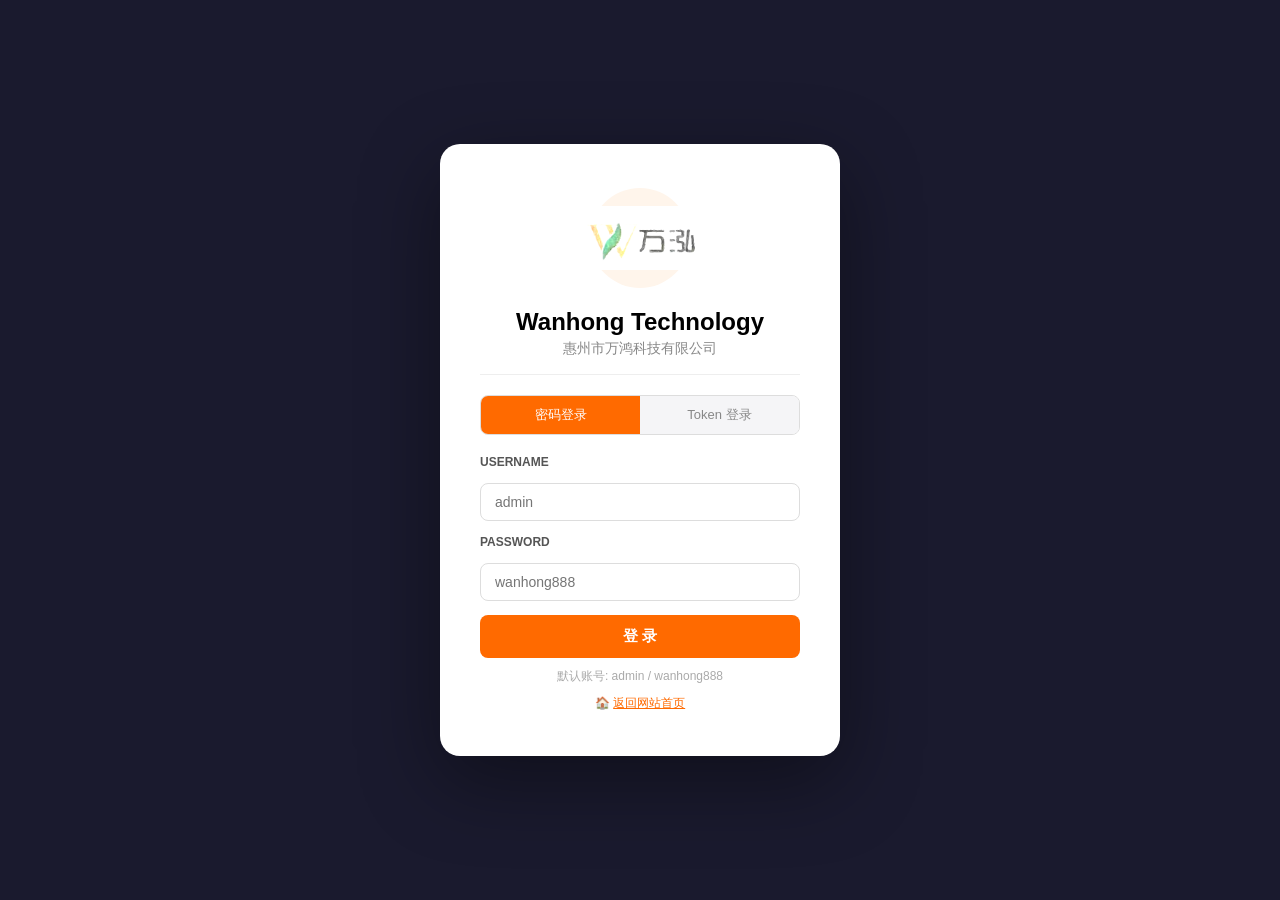
<file: admin/index.html>
<!DOCTYPE html>
<html lang="zh-CN">
<head>
<meta charset="UTF-8">
<meta name="viewport" content="width=device-width, initial-scale=1.0">
<title>万鸿科技 后台管理</title>
<style>
*{margin:0;padding:0;box-sizing:border-box}
body{font-family:-apple-system,BlinkMacSystemFont,sans-serif;background:#1a1a2e;min-height:100vh}
/* Login */
.login-wrap{min-height:100vh;display:flex;align-items:center;justify-content:center}
.card{background:#fff;border-radius:20px;padding:44px 40px;width:400px;max-width:90vw;box-shadow:0 25px 80px rgba(0,0,0,.4);text-align:center}
.logo{width:100px;height:100px;border-radius:50%;background:#fff5eb;display:flex;align-items:center;justify-content:center;margin:0 auto 20px}
.logo img{height:64px;width:auto}
h1{font-size:24px;margin-bottom:4px}
.sub{color:#888;font-size:14px;margin-bottom:20px;padding-bottom:16px;border-bottom:1px solid #eee}
.tab-bar{display:flex;margin-bottom:20px;border:1px solid #ddd;border-radius:8px;overflow:hidden}
.tab{flex:1;padding:10px;border:none;background:#f5f5f7;cursor:pointer;font-size:13px;color:#888}
.tab.active{background:#FF6A00;color:#fff}
.form{display:flex;flex-direction:column;gap:14px}
label.f{font-size:12px;font-weight:600;color:#555;text-align:left;text-transform:uppercase}
input[type=text],input[type=password],input[type=number],input[type=url],textarea,select{padding:10px 14px;border:1.5px solid #ddd;border-radius:8px;font-size:14px;outline:none;width:100%;font-family:inherit}
input:focus,textarea:focus,select:focus{border-color:#FF6A00}
button.btn{padding:12px;background:#FF6A00;color:#fff;border:none;border-radius:8px;font-size:15px;font-weight:600;cursor:pointer;width:100%}
button.btn:hover{background:#e55e00}
.hint{font-size:12px;color:#aaa;margin-top:-4px}
.error{display:none;padding:10px;background:#fff0f0;color:#d00;border-radius:8px;font-size:13px;margin-top:12px}
/* Dashboard */
.dboard{display:none;width:100%;min-height:100vh;background:#f0f2f5}
.topbar{background:#fff;padding:12px 24px;display:flex;justify-content:space-between;align-items:center;border-bottom:1px solid #ddd;position:sticky;top:0;z-index:100}
.topbar h2{font-size:15px}
.topbar-actions{display:flex;gap:10px;align-items:center}
.topbar .mode-badge{font-size:11px;padding:3px 10px;border-radius:4px;font-weight:500}
.topbar .logout-btn{background:none;border:1px solid #ddd;padding:5px 12px;border-radius:6px;cursor:pointer;font-size:12px;color:#d00}
.body-wrap{display:flex;min-height:calc(100vh - 48px)}
.sidebar{width:200px;background:#fff;border-right:1px solid #ddd;flex-shrink:0}
.sidebar-item{padding:14px 20px;font-size:13px;color:#666;cursor:pointer;border-left:3px solid transparent;transition:all .2s;display:flex;align-items:center;gap:8px}
.sidebar-item:hover{background:#f9f9f9;color:#333}
.sidebar-item.active{background:#fff5eb;color:#FF6A00;border-left-color:#FF6A00;font-weight:600}
.sidebar-item .badge{background:#FF6A00;color:#fff;font-size:10px;padding:1px 6px;border-radius:10px;margin-left:auto}
.sidebar-item .badge.gray{background:#999}
.content{flex:1;padding:24px;max-width:1100px}
.page{display:none}
.page.active{display:block}
.page-title{font-size:18px;font-weight:600;margin-bottom:16px}
/* Stats */
.stats{display:grid;grid-template-columns:repeat(4,1fr);gap:16px;margin-bottom:24px}
.stat-card{background:#fff;border-radius:10px;padding:20px;border:1px solid #ddd;text-align:center}
.stat-num{font-size:28px;font-weight:700;color:#FF6A00}
.stat-label{font-size:12px;color:#888;margin-top:4px}
.action-bar{display:flex;gap:10px;margin-bottom:20px;flex-wrap:wrap}
.btn-o{background:#FF6A00;color:#fff;border:none;padding:8px 20px;border-radius:6px;font-size:13px;cursor:pointer;font-weight:500}
.btn-o:hover{background:#e55e00}
.btn-g{background:#fff;color:#333;border:1px solid #ddd;padding:8px 20px;border-radius:6px;font-size:13px;cursor:pointer}
.btn-g:hover{background:#f5f5f5}
.btn-d{background:#fff;color:#d00;border:1px solid #ddd;padding:8px 20px;border-radius:6px;font-size:13px;cursor:pointer}
.btn-d:hover{background:#fff0f0}
/* Product list */
.prod-list{display:flex;flex-direction:column;gap:8px}
.prod-card{background:#fff;border-radius:8px;padding:14px 16px;border:1px solid #ddd;display:flex;align-items:center;gap:14px}
.prod-card-img{width:48px;height:48px;border-radius:6px;background:#f5f5f7;display:flex;align-items:center;justify-content:center;font-size:11px;color:#bbb;flex-shrink:0;overflow:hidden}
.prod-card-img img{width:100%;height:100%;object-fit:cover}
.prod-card-info{flex:1;min-width:0}
.prod-card-name{font-size:14px;font-weight:600;margin-bottom:2px}
.prod-card-meta{font-size:12px;color:#888}
.prod-card-price{font-size:14px;font-weight:600;color:#FF6A00;white-space:nowrap}
.prod-card-actions{display:flex;gap:6px}
.prod-card-actions button{padding:4px 12px;border-radius:4px;font-size:12px;cursor:pointer;border:1px solid #ddd;background:#fff}
.prod-card-actions .pe:hover{background:#e55e00;color:#fff;border-color:#e55e00}
.prod-card-actions .pd{color:#d00}
.empty-state{text-align:center;padding:60px 20px;color:#888;font-size:14px}
/* Modal */
.modal-overlay{display:none;position:fixed;inset:0;background:rgba(0,0,0,.5);z-index:1000;align-items:center;justify-content:center}
.modal{background:#fff;border-radius:16px;padding:32px;width:640px;max-width:95vw;max-height:90vh;overflow-y:auto}
.modal h3{font-size:18px;margin-bottom:20px}
.form-grid{display:grid;grid-template-columns:1fr 1fr;gap:14px}
.form-grid .full{grid-column:1/-1}
.form-grid label{font-size:12px;font-weight:600;color:#555;display:block;margin-bottom:4px}
.form-grid input,.form-grid select,.form-grid textarea{padding:8px 12px;border:1.5px solid #ddd;border-radius:6px;font-size:13px;outline:none;width:100%;font-family:inherit}
.form-grid input:focus,.form-grid select:focus,.form-grid textarea:focus{border-color:#FF6A00}
.form-grid textarea{resize:vertical;min-height:60px}
.form-grid .spec-row{display:flex;gap:8px;margin-bottom:6px}
.form-grid .spec-row input{flex:1}
.form-grid .spec-row button{flex-shrink:0}
.btn-sm{padding:5px 14px;border:1px solid #ddd;border-radius:4px;font-size:12px;cursor:pointer;background:#fff}
.btn-sm.primary{background:#FF6A00;color:#fff;border-color:#FF6A00}
.btn-sm.primary:hover{background:#e55e00}
.btn-sm.danger{color:#d00;border-color:#ddd}
.modal-actions{display:flex;gap:10px;margin-top:20px;justify-content:flex-end}
.modal-actions button{padding:8px 24px;border-radius:6px;font-size:13px;cursor:pointer}
/* Upload area */
.upload-zone{border:2px dashed #ddd;border-radius:12px;padding:32px;text-align:center;cursor:pointer;transition:all .3s;background:#fafafa}
.upload-zone:hover,.upload-zone.drag{border-color:#FF6A00;background:#fff5eb}
.upload-zone .icon{font-size:32px;margin-bottom:8px}
.upload-zone .text{font-size:13px;color:#888}
.upload-zone .text strong{color:#FF6A00;cursor:pointer}
.upload-thumb{width:100%;max-height:150px;object-fit:contain;border-radius:8px;margin-top:12px;display:none}
.upload-path{font-size:12px;color:#888;margin-top:4px;word-break:break-all}
/* Order list */
.order-list{display:flex;flex-direction:column;gap:8px}
.order-card{background:#fff;border-radius:8px;padding:16px;border:1px solid #ddd;transition:all .2s}
.order-card.unread{border-left:3px solid #FF6A00}
.order-header{display:flex;justify-content:space-between;align-items:center;margin-bottom:8px}
.order-id{font-size:12px;color:#888;font-weight:500}
.order-status{padding:3px 10px;border-radius:12px;font-size:11px;font-weight:500}
.order-status.pending{background:#fff3cd;color:#856404}
.order-status.contacted{background:#cce5ff;color:#004085}
.order-status.completed{background:#d4edda;color:#155724}
.order-body{display:grid;grid-template-columns:1fr 1fr;gap:8px;font-size:13px;margin-bottom:10px}
.order-body .label{color:#888}
.order-body .value{color:#333;font-weight:500}
.order-msg{background:#f5f5f7;padding:10px 14px;border-radius:6px;font-size:13px;color:#555;margin-bottom:10px}
.order-actions{display:flex;gap:8px;align-items:center}
.order-notes{flex:1;padding:6px 10px;border:1px solid #ddd;border-radius:6px;font-size:12px;margin-right:8px}
/* Payment settings */
.payment-section{background:#fff;border-radius:10px;padding:20px;border:1px solid #ddd;margin-bottom:16px}
.payment-section h4{font-size:15px;margin-bottom:14px;display:flex;align-items:center;gap:10px}
.payment-section h4 .switch{position:relative;width:44px;height:24px;background:#ccc;border-radius:12px;cursor:pointer;border:none;transition:all .3s}
.payment-section h4 .switch.on{background:#00A65A}
.payment-section h4 .switch::after{content:'';position:absolute;top:2px;left:2px;width:20px;height:20px;background:#fff;border-radius:50%;transition:all .3s}
.payment-section h4 .switch.on::after{left:22px}
.pay-grid{display:grid;grid-template-columns:1fr 1fr;gap:12px}
.pay-grid .full{grid-column:1/-1}
.pay-grid label{font-size:11px;font-weight:600;color:#555;display:block;margin-bottom:3px;text-transform:uppercase}
.pay-grid input{width:100%}
.qr-preview{width:150px;height:150px;border-radius:8px;border:1px solid #ddd;object-fit:contain;background:#f5f5f7;margin-top:8px}
/* Toast */
.toast{position:fixed;bottom:30px;left:50%;transform:translateX(-50%);padding:12px 24px;border-radius:8px;color:#fff;font-size:14px;z-index:9999;opacity:0;transition:opacity .4s;pointer-events:none}
.status-bar{display:none;align-items:center;gap:10px;padding:10px 16px;background:#e8f4e8;border-radius:8px;font-size:13px;margin-bottom:16px}
.status-bar.error{background:#fff0f0;color:#d00}
.status-bar .spinner{width:16px;height:16px;border:2px solid #ccc;border-top-color:#FF6A00;border-radius:50%;animation:spin .8s linear infinite}
@keyframes spin{to{transform:rotate(360deg)}}
@keyframes pulse{0%,100%{transform:scale(1)}50%{transform:scale(1.3);box-shadow:0 0 0 6px rgba(255,106,0,.3)}}
.tab-row{display:flex;gap:4px;margin-bottom:16px}
.tab-btn{padding:6px 16px;border-radius:6px;border:1px solid #ddd;font-size:12px;cursor:pointer;background:#fff;color:#666}
.tab-btn.active{background:#FF6A00;color:#fff;border-color:#FF6A00}
@media(max-width:768px){
  .body-wrap{flex-direction:column}
  .sidebar{width:100%;display:flex;overflow-x:auto;border-right:none;border-bottom:1px solid #ddd}
  .sidebar-item{white-space:nowrap;border-left:none;border-bottom:3px solid transparent;padding:12px 16px}
  .sidebar-item.active{border-left:none;border-bottom-color:#FF6A00}
  .stats{grid-template-columns:repeat(2,1fr)}
  .form-grid,.pay-grid{grid-template-columns:1fr}
  .order-body{grid-template-columns:1fr}
}
</style>
</head>
<body>

<!-- Login -->
<div id="loginPage" class="login-wrap">
<div class="card">
  <div class="logo"><img src="../assets/logo.png" alt="万鸿科技"></div>
  <h1>Wanhong Technology</h1>
  <p class="sub">惠州市万鸿科技有限公司</p>

  <div class="tab-bar">
    <button class="tab active" onclick="switchTab('pass')">密码登录</button>
    <button class="tab" onclick="switchTab('token')">Token 登录</button>
  </div>

  <div id="passForm" class="form">
    <label class="f">Username</label>
    <input type="text" id="loginUser" placeholder="admin">
    <label class="f">Password</label>
    <input type="password" id="loginPass" placeholder="wanhong888" onkeydown="if(event.key==='Enter')doLogin()">
    <button class="btn" onclick="doLogin()">登 录</button>
    <p class="hint">默认账号: admin / wanhong888</p>
    <p class="hint">🏠 <a href="../" style="color:#FF6A00;">返回网站首页</a></p>
  </div>

  <div id="tokenForm" class="form" style="display:none">
    <label class="f">GitHub Token</label>
    <input type="password" id="loginToken" placeholder="ghp_xxxxxxxxxxxx" onkeydown="if(event.key==='Enter')doTokenLogin()">
    <button class="btn" onclick="doTokenLogin()">登 录</button>
    <p class="hint">使用有 repo 权限的 GitHub Token</p>
  </div>

  <div id="loginError" class="error"></div>
</div>
</div>

<!-- Dashboard -->
<div id="dashboard" class="dboard">
  <div class="topbar">
    <h2>万鸿科技 后台管理</h2>
    <div class="topbar-actions">
      <span class="mode-badge" id="modeBadge" style="background:#f5f5f5;color:#888">本地模式</span>
      <button class="logout-btn" onclick="doLogout()">退出登录</button>
    </div>
  </div>

  <div class="body-wrap">
    <div class="sidebar">
      <div class="sidebar-item active" data-page="dashboard-overview" onclick="switchPage('dashboard-overview')">📊 控制台</div>
      <div class="sidebar-item" data-page="products" onclick="switchPage('products')">📦 产品管理</div>
      <div class="sidebar-item" data-page="upload" onclick="switchPage('upload')">🖼️ 上传图片</div>
      <div class="sidebar-item" data-page="orders" onclick="switchPage('orders')">📋 订单消息 <span class="badge" id="orderBadge" style="display:none">0</span></div>
      <div class="sidebar-item" data-page="payment" onclick="switchPage('payment')">💳 收款设置</div>
      <div class="sidebar-item" data-page="settings" onclick="switchPage('settings')">⚙️ 系统设置</div>
    </div>

    <div class="content">
      <div class="status-bar" id="statusBar"><div class="spinner"></div><span id="statusText">加载中...</span></div>

      <!-- Page: Dashboard -->
      <div class="page active" id="page-dashboard-overview">
        <div class="page-title">控制台</div>
        <div class="stats">
          <div class="stat-card"><div class="stat-num" id="statProducts">0</div><div class="stat-label">产品总数</div></div>
          <div class="stat-card"><div class="stat-num" id="statOrders">0</div><div class="stat-label">待处理订单</div></div>
          <div class="stat-card"><div class="stat-num" id="statCategories">0</div><div class="stat-label">分类数</div></div>
          <div class="stat-card"><div class="stat-num" id="statMode">本地</div><div class="stat-label">模式</div></div>
        </div>
        <div class="action-bar">
          <button class="btn-o" onclick="showAddProduct()">+ 添加产品</button>
          <button class="btn-o" onclick="switchPage('upload')">🖼️ 上传产品图片</button>
          <button class="btn-g" onclick="syncFromGithub()" id="syncBtn">从 GitHub 同步</button>
          <button class="btn-g" onclick="publishToGithub()" id="publishBtn">发布到 GitHub</button>
          <button class="btn-g" onclick="window.open('/','_blank')">查看网站</button>
        </div>
      </div>

      <!-- Page: Products -->
      <div class="page" id="page-products">
        <div class="page-title">产品管理</div>
        <div class="action-bar">
          <button class="btn-o" onclick="showAddProduct()">+ 添加产品</button>
          <button class="btn-g" onclick="switchPage('upload')">🖼️ 上传图片</button>
        </div>
        <div class="prod-list" id="productList"><div class="empty-state">暂无产品</div></div>
      </div>

      <!-- Page: Upload Image -->
      <div class="page" id="page-upload">
        <div class="page-title">上传产品图片</div>
        <p style="color:#888;font-size:13px;margin-bottom:16px;">拖拽或点击上传产品图片，上传后路径会自动复制，可直接粘贴到产品编辑的图片路径中。</p>
        <div class="upload-zone" id="uploadZone" onclick="document.getElementById('fileInput').click()">
          <div class="icon">📁</div>
          <div class="text">拖拽图片到此处，或 <strong>点击选择文件</strong></div>
          <div style="font-size:11px;color:#aaa;margin-top:4px;">支持 JPG / PNG / WebP / GIF，最大 10MB</div>
        </div>
        <input type="file" id="fileInput" accept="image/*" style="display:none" onchange="handleFileSelect(this.files)">
        <div id="uploadResult" style="margin-top:16px;display:none;">
          <div style="background:#fff;border-radius:10px;padding:20px;border:1px solid #ddd;">
            <img id="uploadPreview" class="upload-thumb" style="display:block;max-height:250px;margin:0 auto;">
            <div id="uploadPath" class="upload-path" style="text-align:center;margin-top:10px;font-size:14px;"></div>
            <div style="display:flex;gap:8px;margin-top:12px;justify-content:center;">
              <button class="btn-o" onclick="copyUploadPath()" style="width:auto">📋 复制路径</button>
              <button class="btn-g" onclick="resetUpload()" style="width:auto">重新上传</button>
            </div>
          </div>
        </div>
        <div style="margin-top:24px;padding:16px;background:#fff;border-radius:10px;border:1px solid #ddd;">
          <h4 style="font-size:14px;margin-bottom:10px;">📂 已上传图片</h4>
          <div id="uploadedFiles" style="display:flex;flex-wrap:wrap;gap:10px;font-size:12px;color:#888;">加载中...</div>
        </div>
      </div>

      <!-- Page: Orders -->
      <div class="page" id="page-orders">
        <div class="page-title">订单消息</div>
        <div class="tab-row">
          <button class="tab-btn active" onclick="filterOrders('all')">全部</button>
          <button class="tab-btn" onclick="filterOrders('pending')">待处理</button>
          <button class="tab-btn" onclick="filterOrders('contacted')">已联系</button>
          <button class="tab-btn" onclick="filterOrders('completed')">已完成</button>
        </div>
        <div class="order-list" id="orderList"><div class="empty-state">暂无订单</div></div>
      </div>

      <!-- Page: Payment -->
      <div class="page" id="page-payment">
        <div class="page-title">收款设置</div>

        <!-- Bank -->
        <div class="payment-section">
          <h4>
            🏦 银行转账
            <button class="switch" id="bankSwitch" onclick="togglePayment('bank')"></button>
          </h4>
          <div id="bankFields" class="pay-grid">
            <div><label>户名</label><input type="text" id="pay_bankName" placeholder="惠州市万鸿科技有限公司"></div>
            <div><label>银行账号</label><input type="text" id="pay_bankAccount" placeholder="6222xxxxxxxxxxx"></div>
            <div class="full"><label>开户行</label><input type="text" id="pay_bankBranch" placeholder="中国工商银行惠州仲恺支行"></div>
          </div>
        </div>

        <!-- WeChat -->
        <div class="payment-section">
          <h4>
            💬 微信收款
            <button class="switch" id="wechatSwitch" onclick="togglePayment('wechat')"></button>
          </h4>
          <div id="wechatFields" class="pay-grid" style="display:none">
            <div class="full">
              <label>微信收款二维码</label>
              <div style="display:flex;gap:16px;align-items:flex-start;">
                <div style="flex:1"><input type="text" id="pay_wechatQR" placeholder="assets/payment/wechat-qr.jpg" readonly></div>
                <button class="btn-o" onclick="document.getElementById('wechatQrInput').click()" style="width:auto">上传二维码</button>
                <input type="file" id="wechatQrInput" accept="image/*" style="display:none" onchange="uploadPaymentQR('wechat', this.files)">
              </div>
              <img id="wechatQrPreview" class="qr-preview" style="display:none">
            </div>
          </div>
        </div>

        <!-- Alipay -->
        <div class="payment-section">
          <h4>
            🧧 支付宝收款
            <button class="switch" id="alipaySwitch" onclick="togglePayment('alipay')"></button>
          </h4>
          <div id="alipayFields" class="pay-grid" style="display:none">
            <div class="full">
              <label>支付宝收款二维码</label>
              <div style="display:flex;gap:16px;align-items:flex-start;">
                <div style="flex:1"><input type="text" id="pay_alipayQR" placeholder="assets/payment/alipay-qr.jpg" readonly></div>
                <button class="btn-o" onclick="document.getElementById('alipayQrInput').click()" style="width:auto">上传二维码</button>
                <input type="file" id="alipayQrInput" accept="image/*" style="display:none" onchange="uploadPaymentQR('alipay', this.files)">
              </div>
              <img id="alipayQrPreview" class="qr-preview" style="display:none">
            </div>
          </div>
        </div>

        <div style="margin-top:16px;display:flex;gap:10px;">
          <button class="btn-o" onclick="savePayment()" style="width:auto">💾 保存收款设置</button>
          <span id="paymentStatus" style="font-size:13px;color:#155724;align-self:center"></span>
        </div>
      </div>

      <!-- Page: Settings -->
      <div class="page" id="page-settings">
        <div class="page-title">系统设置</div>
        <div class="settings-form" style="display:grid;grid-template-columns:1fr 1fr;gap:14px;max-width:600px">
          <div class="full"><label>公司名称</label><input type="text" id="sf_companyName" placeholder="惠州市万鸿科技有限公司"></div>
          <div><label>联系电话</label><input type="text" id="sf_phone" placeholder="13682629862"></div>
          <div><label>邮箱</label><input type="text" id="sf_email" placeholder="info@wanhong-tech.com"></div>
          <div><label>联系人</label><input type="text" id="sf_contactPerson" placeholder="廖万欣"></div>
          <div><label>联系人职位</label><input type="text" id="sf_contactTitle" placeholder="总经理"></div>
          <div class="full"><label>公司地址</label><input type="text" id="sf_address" placeholder="广东省惠州市仲恺高新区惠风路8号"></div>
          <div class="full"><label>GitHub Token</label><input type="password" id="sf_githubToken" placeholder="ghp_xxxxxxxxxxxx"></div>
          <div class="full" style="display:flex;gap:10px">
            <button class="btn-o" onclick="saveSettings()" style="width:auto">保存设置</button>
            <span id="settingsStatus" style="font-size:13px;color:#155724;align-self:center"></span>
          </div>
        </div>
      </div>
    </div>
  </div>
</div>

<!-- Product Modal -->
<div class="modal-overlay" id="productModal" onclick="if(event.target===this)closeModal()">
  <div class="modal">
    <h3 id="modalTitle">添加产品</h3>
    <input type="hidden" id="editProductIdx">
    <div class="form-grid">
      <div><label>产品 ID *</label><input type="text" id="pf_id" placeholder="如: 18400"></div>
      <div><label>产品名称 *</label><input type="text" id="pf_name" placeholder="18400 电子烟电池"></div>
      <div><label>副标题</label><input type="text" id="pf_subtitle" placeholder="1100mAh · 钴+三元"></div>
      <div><label>分类</label>
        <select id="pf_category">
          <option value="电子烟电池">电子烟电池</option>
          <option value="高倍率电池">高倍率电池</option>
          <option value="软包电池">软包电池</option>
          <option value="OEM/ODM定制">OEM/ODM 定制</option>
        </select>
      </div>
      <div><label>价格 ¥</label><input type="number" id="pf_price" step="0.01" placeholder="13.00"></div>
      <div><label>标签</label><input type="text" id="pf_tag" placeholder="新品 / 热销"></div>
      <div class="full">
        <label>图片路径</label>
        <div style="display:flex;gap:8px;">
          <input type="text" id="pf_image" placeholder="assets/product-xxxx.jpg" style="flex:1">
          <button class="btn-g" onclick="switchPage('upload');closeModal();" style="width:auto;white-space:nowrap;">🖼️ 上传</button>
        </div>
        <img id="pf_image_preview" style="width:100%;max-height:120px;object-fit:contain;border-radius:8px;margin-top:8px;display:none;">
      </div>
      <div class="full"><label>简短描述</label><textarea id="pf_description" rows="2" placeholder="产品简短描述"></textarea></div>
      <div class="full"><label>详细描述 <span style="font-weight:400;color:#888;">(支持HTML)</span></label><textarea id="pf_fullDesc" rows="3" placeholder="支持 HTML"></textarea></div>
      <div class="full"><label>适用范围（逗号分隔）</label><input type="text" id="pf_apps" placeholder="电子烟, POD, 雾化器"></div>
      <div class="full"><label>规格参数</label>
        <div id="specEditor">
          <div class="spec-row"><input class="spec-key" placeholder="参数名"><input class="spec-val" placeholder="参数值"><button class="btn-sm primary" onclick="addSpecRow()">+</button></div>
        </div>
      </div>
      <div class="full"><label><input type="checkbox" id="pf_featured"> 标记为推荐产品</label></div>
    </div>
    <div class="error" id="modalError"></div>
    <div class="modal-actions">
      <button class="btn-g" onclick="closeModal()">取消</button>
      <button class="btn-o" onclick="saveProduct()">保存</button>
    </div>
  </div>
</div>

<div class="toast" id="adminToast"></div>

<script>
// ===== State =====
let APP = { token: '', mode: 'local', products: [], settings: {}, orders: [], payment: {} };
const GITHUB_REPO = 'pzhenhai7/wanhong-tech';
const GITHUB_BRANCH = 'main';
const PRODUCTS_PATH = 'data/products.json';
const ORDERS_PATH = 'data/orders.json';
const PAYMENT_PATH = 'data/payment.json';
// Auto-detect if running on domain (GitHub Pages) or local
const IS_DOMAIN = window.location.hostname !== 'localhost' && !window.location.hostname.startsWith('127.0.0.1') && !window.location.hostname.startsWith('192.');

// ===== GitHub API helpers =====
function ghHeaders() {
  return { 'Authorization': 'token ' + APP.token, 'Accept': 'application/vnd.github.v3+json', 'Content-Type': 'application/json' };
}

async function ghGet(path) {
  const resp = await fetch('https://api.github.com/repos/' + GITHUB_REPO + '/contents/' + path, { headers: ghHeaders() });
  if (resp.status === 404) return { sha: null, content: null };
  if (!resp.ok) throw new Error('GitHub API error: ' + resp.status);
  const j = await resp.json();
  // decode base64 content (with UTF-8 safety)
  const raw = atob(j.content);
  const bytes = new Uint8Array(raw.length);
  for (let i = 0; i < raw.length; i++) bytes[i] = raw.charCodeAt(i);
  return { sha: j.sha, content: new TextDecoder('utf-8').decode(bytes) };
}

async function ghPut(path, content, message, sha) {
  const body = {
    message: message,
    content: btoa(String.fromCharCode(...new TextEncoder().encode(content))),
    branch: GITHUB_BRANCH
  };
  if (sha) body.sha = sha;
  const resp = await fetch('https://api.github.com/repos/' + GITHUB_REPO + '/contents/' + path, {
    method: 'PUT', headers: ghHeaders(), body: JSON.stringify(body)
  });
  if (!resp.ok) { const er = await resp.json(); throw new Error(er.message || 'HTTP ' + resp.status); }
  return await resp.json();
}

async function ghUploadImage(file) {
  // Upload image to assets/uploads/ and return path
  const path = 'assets/uploads/' + file.name.replace(/[^a-zA-Z0-9._-]/g, '_');
  const reader = new FileReader();
  const base64 = await new Promise((resolve, reject) => {
    reader.onload = () => resolve(reader.result.split(',')[1]);
    reader.onerror = reject;
    reader.readAsDataURL(file);
  });

  // Try to get existing SHA
  let sha = null;
  try {
    const existing = await ghGet(path);
    sha = existing.sha;
  } catch(e) {}

  await fetch('https://api.github.com/repos/' + GITHUB_REPO + '/contents/' + path, {
    method: 'PUT', headers: ghHeaders(),
    body: JSON.stringify({
      message: 'Upload ' + file.name,
      content: base64,
      branch: GITHUB_BRANCH,
      sha: sha || undefined
    })
  });
  return path;
}

// ===== Login =====
function switchTab(t) {
  document.querySelectorAll('.tab').forEach(el => el.classList.remove('active'));
  if (t === 'pass') {
    document.querySelectorAll('.tab')[0].classList.add('active');
    document.getElementById('passForm').style.display = 'flex';
    document.getElementById('tokenForm').style.display = 'none';
  } else {
    document.querySelectorAll('.tab')[1].classList.add('active');
    document.getElementById('passForm').style.display = 'none';
    document.getElementById('tokenForm').style.display = 'flex';
  }
  document.getElementById('loginError').style.display = 'none';
}

function showError(msg) {
  let e = document.getElementById('loginError');
  e.textContent = msg; e.style.display = 'block';
}

function doLogin() {
  let u = document.getElementById('loginUser').value.trim();
  let p = document.getElementById('loginPass').value.trim();
  if (u === 'admin' && p === 'wanhong888') {
    if (IS_DOMAIN) {
      showError('在域名上访问请使用 GitHub Token 登录（切换到 Token 登录选项卡）');
      return;
    }
    APP.mode = 'local';
    sessionStorage.setItem('wanhong_admin', JSON.stringify({mode:'local',token:''}));
    enterDashboard();
  } else { showError('账号或密码错误'); }
}

function doTokenLogin() {
  let t = document.getElementById('loginToken').value.trim();
  if (!t.startsWith('ghp_') && !t.startsWith('github_pat_')) {
    showError('Token 格式无效（需以 ghp_ 或 github_pat_ 开头）');
    return;
  }
  APP.token = t; APP.mode = 'github';
  sessionStorage.setItem('wanhong_admin', JSON.stringify({mode:'github',token:t}));
  enterDashboard();
}

function doLogout() {
  stopOrderPolling();
  sessionStorage.removeItem('wanhong_admin');
  APP.token = ''; APP.mode = 'local';
  document.getElementById('dashboard').style.display = 'none';
  document.getElementById('loginPage').style.display = 'flex';
}

async function enterDashboard() {
  document.getElementById('loginPage').style.display = 'none';
  document.getElementById('dashboard').style.display = 'block';
  await initDashboard();
}

// ===== Init =====
async function initDashboard() {
  // On domain: load from GitHub API directly (if token is set) or from static JSON
  // On local: load from local files + API
  if (APP.mode === 'github' && APP.token) {
    // GitHub mode: load all from GitHub
    try {
      let { content } = await ghGet(PRODUCTS_PATH);
      if (content) {
        let d = JSON.parse(content);
        APP.products = d.products || [];
        APP.settings = d.settings || {};
      }
    } catch(e) { APP.products = []; APP.settings = {}; }

    try {
      let { content } = await ghGet(ORDERS_PATH);
      if (content) {
        let d = JSON.parse(content);
        APP.orders = d.orders || [];
      }
    } catch(e) { APP.orders = []; }

    try {
      let { content } = await ghGet(PAYMENT_PATH);
      if (content) {
        APP.payment = JSON.parse(content);
      }
    } catch(e) { APP.payment = {bank:{enabled:false},wechat:{enabled:false},alipay:{enabled:false}}; }
  } else {
    // Local mode: load from local files + API
    try {
      let resp = await fetch('../data/products.json?_=' + Date.now());
      let d = await resp.json();
      APP.products = d.products || [];
      APP.settings = d.settings || {};
    } catch(e) { APP.products = []; APP.settings = {}; }

    try {
      let resp = await fetch('/api/orders?_=' + Date.now());
      let d = await resp.json();
      APP.orders = d.orders || [];
    } catch(e) { APP.orders = []; }

    try {
      let resp = await fetch('/api/payment?_=' + Date.now());
      APP.payment = await resp.json();
    } catch(e) { APP.payment = {bank:{enabled:false},wechat:{enabled:false},alipay:{enabled:false}}; }
  }

  renderAll();
  startOrderPolling();
}

// ===== GitHub =====
async function syncFromGithub(showMsg = true) {
  if (!APP.token) { toast('请先使用 GitHub Token 登录', 'error'); return; }
  showStatus('正在从 GitHub 同步...');
  try {
    let resp = await fetch('https://api.github.com/repos/' + GITHUB_REPO + '/contents/' + PRODUCTS_PATH, {
      headers: { 'Authorization': 'token ' + APP.token, 'Accept': 'application/vnd.github.v3+json' }
    });
    if (!resp.ok) throw new Error('GitHub API: ' + resp.status);
    let json = await resp.json();
    let content = decodeURIComponent(escape(atob(json.content)));
    let data = JSON.parse(content);
    APP.products = data.products || [];
    APP.settings = data.settings || {};
    hideStatus(); renderAll();
    if (showMsg) toast('同步完成，已加载 ' + APP.products.length + ' 个产品');
  } catch(e) {
    showStatus('同步失败: ' + e.message, 'error');
    setTimeout(hideStatus, 3000);
    if (showMsg) toast('同步失败', 'error');
  }
}

async function publishToGithub() {
  if (!APP.token) { toast('请先使用 GitHub Token 登录', 'error'); return; }
  showStatus('正在发布到 GitHub...');
  let saveSettings = JSON.parse(JSON.stringify(APP.settings));
  delete saveSettings.githubToken;
  let content = JSON.stringify({ products: APP.products, settings: saveSettings }, null, 2);
  try {
    let sha = '';
    try {
      let r = await fetch('https://api.github.com/repos/' + GITHUB_REPO + '/contents/' + PRODUCTS_PATH, {
        headers: { 'Authorization': 'token ' + APP.token, 'Accept': 'application/vnd.github.v3+json' }
      });
      if (r.ok) { let j = await r.json(); sha = j.sha; }
    } catch(e) {}
    let commitResp = await fetch('https://api.github.com/repos/' + GITHUB_REPO + '/contents/' + PRODUCTS_PATH, {
      method: 'PUT',
      headers: { 'Authorization': 'token ' + APP.token, 'Accept': 'application/vnd.github.v3+json', 'Content-Type': 'application/json' },
      body: JSON.stringify({
        message: '管理员更新 - ' + new Date().toLocaleString('zh-CN'),
        content: btoa(unescape(encodeURIComponent(content))),
        sha: sha || undefined, branch: GITHUB_BRANCH
      })
    });
    if (!commitResp.ok) { let er = await commitResp.json(); throw new Error(er.message); }
    showStatus('已发布！等待 Pages 部署...'); setTimeout(hideStatus, 3000);
    toast('发布成功！');
  } catch(e) {
    showStatus('发布失败: ' + e.message, 'error');
    toast('发布失败: ' + e.message, 'error');
  }
}

// ===== Render =====
function renderAll() {
  document.getElementById('statProducts').textContent = APP.products.length;
  document.getElementById('statOrders').textContent = APP.orders.filter(o => o.status === 'pending').length;
  let cats = new Set(APP.products.map(p => p.category));
  document.getElementById('statCategories').textContent = cats.size;
  document.getElementById('statMode').textContent = APP.mode === 'github' ? '在线' : '本地';

  let badge = document.getElementById('modeBadge');
  badge.textContent = APP.mode === 'github' ? 'GitHub 已连接' : '本地模式';
  badge.style.cssText = APP.mode === 'github'
    ? 'font-size:11px;padding:3px 10px;border-radius:4px;font-weight:500;background:#d4edda;color:#155724'
    : 'font-size:11px;padding:3px 10px;border-radius:4px;font-weight:500;background:#f5f5f5;color:#888';

  renderProductList();
  renderOrders();
  renderPayment();
  renderSettings();
  renderUploadedFiles();
  updateOrderBadge();
}

function renderProductList() {
  let list = document.getElementById('productList');
  if (!APP.products.length) { list.innerHTML = '<div class="empty-state">暂无产品</div>'; return; }
  list.innerHTML = APP.products.map((p, i) =>
    '<div class="prod-card">' +
      '<div class="prod-card-img">' + (p.image ? '<img src="../' + p.image + '" alt="">' : p.id) + '</div>' +
      '<div class="prod-card-info">' +
        '<div class="prod-card-name">' + (p.name||'') + '</div>' +
        '<div class="prod-card-meta">' + (p.category||'') + ' / ' + (p.id||'') + '</div>' +
      '</div>' +
      '<div class="prod-card-price">¥' + (p.price?p.price.toFixed(2):'0.00') + '</div>' +
      '<div class="prod-card-actions">' +
        '<button class="pe" onclick="editProduct('+i+')">编辑</button>' +
        '<button class="pd" onclick="deleteProduct('+i+')">删除</button>' +
      '</div>' +
    '</div>'
  ).join('');
}

// ===== Product CRUD =====
function showAddProduct() {
  document.getElementById('modalTitle').textContent = '添加产品';
  document.getElementById('editProductIdx').value = '';
  ['pf_id','pf_name','pf_subtitle','pf_price','pf_tag','pf_description','pf_fullDesc','pf_apps','pf_image'].forEach(id => { document.getElementById(id).value = ''; });
  document.getElementById('pf_category').value = '电子烟电池';
  document.getElementById('pf_featured').checked = false;
  document.getElementById('pf_image_preview').style.display = 'none';
  document.getElementById('modalError').style.display = 'none';
  document.getElementById('specEditor').innerHTML = '<div class="spec-row"><input class="spec-key" placeholder="参数名"><input class="spec-val" placeholder="参数值"><button class="btn-sm primary" onclick="addSpecRow()">+</button></div>';
  document.getElementById('productModal').style.display = 'flex';
}

function editProduct(idx) {
  let p = APP.products[idx];
  document.getElementById('modalTitle').textContent = '编辑产品';
  document.getElementById('editProductIdx').value = idx;
  document.getElementById('pf_id').value = p.id||'';
  document.getElementById('pf_name').value = p.name||'';
  document.getElementById('pf_subtitle').value = p.subtitle||'';
  document.getElementById('pf_category').value = p.category||'电子烟电池';
  document.getElementById('pf_price').value = p.price||'';
  document.getElementById('pf_tag').value = p.tag||'';
  document.getElementById('pf_description').value = p.description||'';
  document.getElementById('pf_fullDesc').value = (p.fullDescription||'').replace(/<br>/g,'\n');
  document.getElementById('pf_apps').value = (p.applications||[]).join(', ');
  document.getElementById('pf_image').value = p.image||'';
  document.getElementById('pf_featured').checked = p.featured||false;
  document.getElementById('modalError').style.display = 'none';

  // Image preview
  let preview = document.getElementById('pf_image_preview');
  if (p.image) { preview.src = '../' + p.image; preview.style.display = 'block'; }
  else { preview.style.display = 'none'; }

  // Image path live preview
  document.getElementById('pf_image').oninput = function() {
    if (this.value) { preview.src = '../' + this.value; preview.style.display = 'block'; }
    else { preview.style.display = 'none'; }
  };

  let editor = document.getElementById('specEditor');
  let specs = p.specList||[];
  if (!specs.length) {
    editor.innerHTML = '<div class="spec-row"><input class="spec-key" placeholder="参数名"><input class="spec-val" placeholder="参数值"><button class="btn-sm primary" onclick="addSpecRow()">+</button></div>';
  } else {
    editor.innerHTML = specs.map((s,i) =>
      '<div class="spec-row">' +
        '<input class="spec-key" value="'+(s.label||'')+'">' +
        '<input class="spec-val" value="'+(s.value||'')+'">' +
        (i===0 ? '<button class="btn-sm primary" onclick="addSpecRow()">+</button>' : '<button class="btn-sm danger" onclick="this.parentElement.remove()">✕</button>') +
      '</div>'
    ).join('');
  }
  document.getElementById('productModal').style.display = 'flex';
}

function closeModal() { document.getElementById('productModal').style.display = 'none'; }
function addSpecRow() {
  let ed = document.getElementById('specEditor');
  let row = document.createElement('div'); row.className = 'spec-row';
  row.innerHTML = '<input class="spec-key" placeholder="参数名"><input class="spec-val" placeholder="参数值"><button class="btn-sm danger" onclick="this.parentElement.remove()">✕</button>';
  ed.appendChild(row);
}

function saveProduct() {
  let err = document.getElementById('modalError');
  err.style.display = 'none';
  let id = document.getElementById('pf_id').value.trim();
  let name = document.getElementById('pf_name').value.trim();
  let price = parseFloat(document.getElementById('pf_price').value);
  if (!id) { err.textContent='请输入产品ID';err.style.display='block';return; }
  if (!name) { err.textContent='请输入产品名称';err.style.display='block';return; }
  if (isNaN(price)||price<=0) { err.textContent='请输入有效价格';err.style.display='block';return; }

  let specList = [];
  document.querySelectorAll('#specEditor .spec-row').forEach(function(row) {
    let k = row.querySelector('.spec-key').value.trim();
    let v = row.querySelector('.spec-val').value.trim();
    if (k&&v) specList.push({label:k,value:v});
  });
  let specs = {}; specList.forEach(s => specs[s.label]=s.value);
  let apps = document.getElementById('pf_apps').value.split(',').map(s=>s.trim()).filter(Boolean);
  let tag = document.getElementById('pf_tag').value.trim();

  let product = {
    id: id, name: name, subtitle: document.getElementById('pf_subtitle').value.trim(),
    fullName: document.getElementById('pf_subtitle').value.trim() ? name + '<br>' + document.getElementById('pf_subtitle').value.trim() : name,
    category: document.getElementById('pf_category').value,
    price: price, priceDesc: '单价 / 含税含运费，批量价格另议',
    image: document.getElementById('pf_image').value.trim(),
    tag: tag, tagColor: 'orange', badge: tag, badgeType: tag==='新品'?'new':'hot',
    featured: document.getElementById('pf_featured').checked,
    specs: specs, features: specList.map(s => s.label + ': ' + s.value), applications: apps,
    description: document.getElementById('pf_description').value.trim(),
    fullDescription: document.getElementById('pf_fullDesc').value.trim().replace(/\n/g, '<br>') || '<p>'+document.getElementById('pf_description').value.trim()+'</p>',
    specList: specList, createdAt: new Date().toISOString().slice(0,10)
  };

  let editIdx = document.getElementById('editProductIdx').value;
  if (editIdx!=='') { APP.products[parseInt(editIdx)]=product; toast('产品已更新'); }
  else {
    if (APP.products.some(p=>p.id===id)) { err.textContent='产品ID"'+id+'"已存在';err.style.display='block';return; }
    APP.products.push(product); toast('产品已添加');
  }
  closeModal(); renderAll();
  // Save products and settings to server
  saveAllData();
}

async function saveAllData() {
  // Strip token before saving
  let saveSettings = JSON.parse(JSON.stringify(APP.settings));
  delete saveSettings.githubToken;

  if (APP.mode === 'github' && APP.token) {
    // GitHub mode: save directly via API
    try {
      let sha = null;
      try { const r = await ghGet(PRODUCTS_PATH); sha = r.sha; } catch(e) {}
      let content = JSON.stringify({ products: APP.products, settings: saveSettings }, null, 2);
      await ghPut(PRODUCTS_PATH, content, '管理员更新 - ' + new Date().toLocaleString('zh-CN'), sha);
      toast('✅ 已保存到 GitHub，稍后前台更新');
      return;
    } catch(e) { toast('保存失败: ' + e.message, 'error'); console.error('saveAllData error:', e); return; }
  }

  // Local mode: save via API
  try {
    const resp = await fetch('/api/save-products', {
      method: 'POST',
      headers: {'Content-Type': 'application/json'},
      body: JSON.stringify({ products: APP.products, settings: saveSettings })
    });
    if (!resp.ok) throw new Error('HTTP ' + resp.status);
    toast('✅ 已保存，前台已同步更新');
    // 通知前台页面自动刷新
    try {
      const bc = new BroadcastChannel('wanhong_reload');
      bc.postMessage({ action: 'reload' });
      bc.close();
    } catch(e) {}
  } catch(e) { toast('保存失败: ' + e.message, 'error'); console.error('saveAllData error:', e); }
}

async function saveOrdersToGithub() {
  if (APP.mode !== 'github' || !APP.token) return;
  try {
    let sha = null;
    try { const r = await ghGet(ORDERS_PATH); sha = r.sha; } catch(e) {}
    let content = JSON.stringify({ orders: APP.orders }, null, 2);
    await ghPut(ORDERS_PATH, content, '更新订单', sha);
  } catch(e) { console.error('saveOrdersToGithub error:', e); }
}

async function savePaymentToGithub() {
  if (APP.mode !== 'github' || !APP.token) return;
  try {
    let sha = null;
    try { const r = await ghGet(PAYMENT_PATH); sha = r.sha; } catch(e) {}
    let content = JSON.stringify(APP.payment, null, 2);
    await ghPut(PAYMENT_PATH, content, '更新收款设置', sha);
  } catch(e) { console.error('savePaymentToGithub error:', e); }
}

function deleteProduct(idx) {
  if (!confirm('确定删除"'+APP.products[idx].name+'"？')) return;
  APP.products.splice(idx,1); renderAll(); toast('产品已删除');
  saveAllData();
}

// ===== Upload =====
function handleFileSelect(files) {
  if (!files || !files.length) return;
  let file = files[0];
  if (file.size > 10*1024*1024) { toast('文件不能超过10MB','error'); return; }

  if (APP.mode === 'github' && APP.token) {
    // GitHub mode: upload via GitHub API
    showStatus('正在上传到 GitHub...');
    ghUploadImage(file).then(path => {
      hideStatus();
      document.getElementById('uploadResult').style.display = 'block';
      document.getElementById('uploadPreview').src = '../' + path;
      document.getElementById('uploadPath').innerHTML = '<code style="background:#f5f5f7;padding:4px 10px;border-radius:4px;">' + path + '</code>';
      toast('上传成功！');
      renderUploadedFiles();
    }).catch(e => { hideStatus(); toast('上传失败: ' + e.message, 'error'); });
    return;
  }

  // Local mode: upload via API
  let formData = new FormData();
  formData.append('file', file);

  showStatus('正在上传...');
  fetch('/api/upload', {method:'POST',body:formData})
    .then(r => r.json())
    .then(data => {
      hideStatus();
      if (data.error) { toast(data.error,'error'); return; }
      document.getElementById('uploadResult').style.display = 'block';
      document.getElementById('uploadPreview').src = '/' + data.path;
      document.getElementById('uploadPath').innerHTML = '<code style="background:#f5f5f7;padding:4px 10px;border-radius:4px;">' + data.path + '</code>';
      toast('上传成功！');
      renderUploadedFiles();
    })
    .catch(e => { hideStatus(); toast('上传失败','error'); });
}

function copyUploadPath() {
  let path = document.getElementById('uploadPath').textContent.trim();
  if (path) {
    navigator.clipboard.writeText(path).then(() => toast('路径已复制！可直接粘贴到产品图片路径'));
  }
}

function resetUpload() {
  document.getElementById('uploadResult').style.display = 'none';
  document.getElementById('fileInput').value = '';
}

async function renderUploadedFiles() {
  try {
    let resp = await fetch('/api/upload-list');
    if (!resp.ok) {
      // Fallback: list from known dirs
      document.getElementById('uploadedFiles').innerHTML = '<span>图片在 assets/uploads/ 和 assets/payment/ 目录</span>';
      return;
    }
  } catch(e) {
    document.getElementById('uploadedFiles').innerHTML = '<span>加载失败，图片目录: assets/uploads/</span>';
  }

  // Show recent uploads from products
  let images = [...new Set(APP.products.map(p=>p.image).filter(Boolean))];
  let el = document.getElementById('uploadedFiles');
  if (!images.length) { el.innerHTML = '<span>暂无图片，上传后在此显示</span>'; return; }
  el.innerHTML = images.map(p => {
    let name = p.split('/').pop();
    return '<div style="text-align:center;cursor:pointer;" onclick="document.getElementById(\'pf_image\').value=\''+p+'\';document.getElementById(\'pf_image_preview\').src=\'../'+p+'\';document.getElementById(\'pf_image_preview\').style.display=\'block\';toast(\'已填入图片路径\')">' +
      '<img src="../'+p+'" style="width:80px;height:80px;object-fit:cover;border-radius:6px;border:1px solid #ddd;">' +
      '<div style="font-size:10px;margin-top:2px;max-width:80px;overflow:hidden;text-overflow:ellipsis;white-space:nowrap;">'+name+'</div>' +
      '<div style="font-size:9px;color:#FF6A00;cursor:pointer;">点击使用</div>' +
    '</div>';
  }).join('');
}

// ===== Orders =====
let orderFilter = 'all';
function filterOrders(f) {
  orderFilter = f;
  document.querySelectorAll('#page-orders .tab-btn').forEach(b => b.classList.remove('active'));
  event.target.classList.add('active');
  renderOrders();
}

function renderOrders() {
  let list = document.getElementById('orderList');
  let orders = APP.orders;
  if (orderFilter !== 'all') orders = orders.filter(o => o.status === orderFilter);
  if (!orders.length) { list.innerHTML = '<div class="empty-state">暂无订单</div>'; return; }

  list.innerHTML = orders.map(o => {
    let statusText = {pending:'待处理',contacted:'已联系',completed:'已完成'};
    // Escape HTML to prevent XSS
    function esc(s) { return String(s||'').replace(/&/g,'&amp;').replace(/</g,'&lt;').replace(/>/g,'&gt;').replace(/"/g,'&quot;').replace(/'/g,'&#39;'); }
    const totalAmount = typeof o.totalAmount === 'number' ? o.totalAmount : (typeof o.totalAmount === 'string' ? parseFloat(o.totalAmount) : 0);
    return '<div class="order-card '+(o.read?'':'unread')+'">' +
      '<div class="order-header">' +
        '<span class="order-id">#'+esc(o.id)+' · '+esc(o.createdAt)+'</span>' +
        '<span class="order-status '+esc(o.status)+'">'+ (statusText[o.status]||esc(o.status)) +'</span>' +
      '</div>' +
      '<div class="order-body">' +
        '<div><span class="label">客户: </span><span class="value">'+esc(o.customerName||'未填写')+'</span></div>' +
        '<div><span class="label">电话: </span><span class="value">'+esc(o.phone||'未填写')+'</span></div>' +
        '<div><span class="label">公司: </span><span class="value">'+esc(o.company||'未填写')+'</span></div>' +
        '<div><span class="label">邮箱: </span><span class="value">'+esc(o.email||'未填写')+'</span></div>' +
        '<div><span class="label">地址: </span><span class="value">'+esc(o.address||'未填写')+'</span></div>' +
        '<div><span class="label">产品: </span><span class="value">'+esc(o.productName||'')+' × '+(o.quantity||0)+'</span></div>' +
        '<div><span class="label">金额: </span><span class="value" style="color:#FF6A00;">¥ '+(totalAmount ? totalAmount.toFixed(2) : (o.productName?((APP.products.find(p=>p.id===o.productId)||{}).price||0)*o.quantity:'-'))+'</span></div>' +
      '</div>' +
      (o.message ? '<div class="order-msg">💬 '+esc(o.message||'')+'</div>' : '') +
      '<div class="order-actions">' +
        '<input class="order-notes" placeholder="备注..." id="notes_'+esc(o.id)+'" value="'+esc(o.adminNotes||'')+'" onchange="saveOrderNote(\''+esc(o.id)+'\')">' +
        '<select onchange="updateOrderStatus(\''+esc(o.id)+'\',this.value)" style="padding:4px 8px;border:1px solid #ddd;border-radius:4px;font-size:12px;">' +
          '<option value="pending" '+(o.status==='pending'?'selected':'')+'>待处理</option>' +
          '<option value="contacted" '+(o.status==='contacted'?'selected':'')+'>已联系</option>' +
          '<option value="completed" '+(o.status==='completed'?'selected':'')+'>已完成</option>' +
        '</select>' +
        (o.phone ? '<a href="tel:'+esc(o.phone)+'" class="btn-o" style="width:auto;font-size:11px;text-decoration:none;padding:4px 12px;">📞 联系</a>' : '') +
      '</div>' +
    '</div>';
  }).join('');
}

async function updateOrderStatus(id, status) {
  let o = APP.orders.find(o=>o.id===id); if(o) o.status = status;
  if (APP.mode === 'github' && APP.token) {
    await saveOrdersToGithub();
    toast('订单状态已更新');
    updateOrderBadge();
    return;
  }
  try {
    await fetch('/api/orders/'+id, {method:'PUT',headers:{'Content-Type':'application/json'},body:JSON.stringify({status:status})});
    toast('订单状态已更新');
    updateOrderBadge();
  } catch(e) { toast('更新失败','error'); }
}

async function saveOrderNote(id) {
  let notes = document.getElementById('notes_'+id).value;
  let o = APP.orders.find(o=>o.id===id); if(o) o.adminNotes = notes;
  if (APP.mode === 'github' && APP.token) {
    await saveOrdersToGithub();
    return;
  }
  try {
    await fetch('/api/orders/'+id, {method:'PUT',headers:{'Content-Type':'application/json'},body:JSON.stringify({adminNotes:notes})});
  } catch(e) {}
}

function updateOrderBadge() {
  let badge = document.getElementById('orderBadge');
  let count = APP.orders.filter(o => o.status === 'pending').length;
  if (count > 0) { badge.textContent = count; badge.style.display = ''; }
  else { badge.style.display = 'none'; }
}

// ===== Payment =====
function togglePayment(type) {
  let fields = document.getElementById(type+'Fields');
  let sw = document.getElementById(type+'Switch');
  let enabled = !APP.payment[type].enabled;
  APP.payment[type].enabled = enabled;
  sw.classList.toggle('on', enabled);
  if (fields) fields.style.display = enabled ? 'grid' : 'none';
}

function renderPayment() {
  let p = APP.payment;
  // Bank
  document.getElementById('bankSwitch').classList.toggle('on', p.bank.enabled);
  document.getElementById('bankFields').style.display = p.bank.enabled ? 'grid' : 'none';
  document.getElementById('pay_bankName').value = p.bank.accountName || '';
  document.getElementById('pay_bankAccount').value = p.bank.accountNumber || '';
  document.getElementById('pay_bankBranch').value = p.bank.bankName || '';

  // WeChat
  document.getElementById('wechatSwitch').classList.toggle('on', p.wechat.enabled);
  document.getElementById('wechatFields').style.display = p.wechat.enabled ? 'grid' : 'none';
  document.getElementById('pay_wechatQR').value = p.wechat.qrImage || '';
  if (p.wechat.qrImage) { document.getElementById('wechatQrPreview').src = '/'+p.wechat.qrImage; document.getElementById('wechatQrPreview').style.display = 'block'; }

  // Alipay
  document.getElementById('alipaySwitch').classList.toggle('on', p.alipay.enabled);
  document.getElementById('alipayFields').style.display = p.alipay.enabled ? 'grid' : 'none';
  document.getElementById('pay_alipayQR').value = p.alipay.qrImage || '';
  if (p.alipay.qrImage) { document.getElementById('alipayQrPreview').src = '/'+p.alipay.qrImage; document.getElementById('alipayQrPreview').style.display = 'block'; }
}

async function savePayment() {
  APP.payment.bank.accountName = document.getElementById('pay_bankName').value.trim();
  APP.payment.bank.accountNumber = document.getElementById('pay_bankAccount').value.trim();
  APP.payment.bank.bankName = document.getElementById('pay_bankBranch').value.trim();
  APP.payment.wechat.qrImage = document.getElementById('pay_wechatQR').value.trim();
  APP.payment.alipay.qrImage = document.getElementById('pay_alipayQR').value.trim();

  if (APP.mode === 'github' && APP.token) {
    await savePaymentToGithub();
    document.getElementById('paymentStatus').textContent = '✅ 保存成功';
    setTimeout(()=>{document.getElementById('paymentStatus').textContent='';},3000);
    toast('收款设置已保存到 GitHub');
    return;
  }

  try {
    await fetch('/api/payment', {method:'POST',headers:{'Content-Type':'application/json'},body:JSON.stringify(APP.payment)});
    document.getElementById('paymentStatus').textContent = '✅ 保存成功';
    setTimeout(()=>{document.getElementById('paymentStatus').textContent='';},3000);
    toast('收款设置已保存');
  } catch(e) { toast('保存失败','error'); }
}

function uploadPaymentQR(type, files) {
  if (!files||!files.length) return;

  if (APP.mode === 'github' && APP.token) {
    showStatus('上传中...');
    ghUploadImage(files[0]).then(data => {
      hideStatus();
      if (type==='wechat') {
        document.getElementById('pay_wechatQR').value = data;
        document.getElementById('wechatQrPreview').src = '../' + data;
        document.getElementById('wechatQrPreview').style.display = 'block';
      } else {
        document.getElementById('pay_alipayQR').value = data;
        document.getElementById('alipayQrPreview').src = '../' + data;
        document.getElementById('alipayQrPreview').style.display = 'block';
      }
      toast('二维码上传成功');
    }).catch(e => { hideStatus(); toast('上传失败: ' + e.message, 'error'); });
    return;
  }

  let formData = new FormData(); formData.append('file', files[0]);
  showStatus('上传中...');
  fetch('/api/upload', {method:'POST',body:formData})
    .then(r => r.json())
    .then(data => {
      hideStatus();
      if (data.error) { toast(data.error,'error'); return; }
      if (type==='wechat') {
        document.getElementById('pay_wechatQR').value = data.path;
        document.getElementById('wechatQrPreview').src = '/'+data.path;
        document.getElementById('wechatQrPreview').style.display = 'block';
      } else {
        document.getElementById('pay_alipayQR').value = data.path;
        document.getElementById('alipayQrPreview').src = '/'+data.path;
        document.getElementById('alipayQrPreview').style.display = 'block';
      }
      toast('二维码上传成功');
    })
    .catch(e => { hideStatus(); toast('上传失败','error'); });
}

// ===== Settings =====
function renderSettings() {
  let s = APP.settings;
  document.getElementById('sf_companyName').value = s.companyName || '';
  document.getElementById('sf_phone').value = s.phone || '';
  document.getElementById('sf_email').value = s.email || '';
  document.getElementById('sf_contactPerson').value = s.contactPerson || '';
  document.getElementById('sf_contactTitle').value = s.contactTitle || '';
  document.getElementById('sf_address').value = s.address || '';
  if (APP.token) document.getElementById('sf_githubToken').value = APP.token;
}

async function saveSettings() {
  let settings = {
    companyName: document.getElementById('sf_companyName').value.trim(),
    phone: document.getElementById('sf_phone').value.trim(),
    email: document.getElementById('sf_email').value.trim(),
    contactPerson: document.getElementById('sf_contactPerson').value.trim(),
    contactTitle: document.getElementById('sf_contactTitle').value.trim(),
    address: document.getElementById('sf_address').value.trim(),
    githubToken: document.getElementById('sf_githubToken').value.trim()
  };
  let tk = document.getElementById('sf_githubToken').value.trim();
  if (tk) APP.token = tk;

  APP.settings = {...APP.settings, ...settings};
  delete APP.settings.githubToken;

  if (APP.mode === 'github' && APP.token) {
    try {
      let sha = null;
      try { const r = await ghGet(PRODUCTS_PATH); sha = r.sha; } catch(e) {}
      let saveSettings = JSON.parse(JSON.stringify(APP.settings));
      delete saveSettings.githubToken;
      let content = JSON.stringify({ products: APP.products, settings: saveSettings }, null, 2);
      await ghPut(PRODUCTS_PATH, content, '更新设置', sha);
      document.getElementById('settingsStatus').textContent = '✅ 设置已保存';
      setTimeout(()=>{document.getElementById('settingsStatus').textContent='';},3000);
      toast('设置已保存到 GitHub');
    } catch(e) { toast('保存失败: ' + e.message, 'error'); }
    return;
  }

  try {
    await fetch('/api/settings', {method:'POST',headers:{'Content-Type':'application/json'},body:JSON.stringify(APP.settings)});
    document.getElementById('settingsStatus').textContent = '✅ 设置已保存';
    setTimeout(()=>{document.getElementById('settingsStatus').textContent='';},3000);
    toast('设置已保存');
  } catch(e) { toast('保存失败','error'); }
}

// ===== Utility =====
function switchPage(page) {
  document.querySelectorAll('.page').forEach(p => p.classList.remove('active'));
  document.querySelectorAll('.sidebar-item').forEach(p => p.classList.remove('active'));
  let pg = document.getElementById('page-'+page);
  if (pg) pg.classList.add('active');
  let si = document.querySelector('.sidebar-item[data-page="'+page+'"]');
  if (si) si.classList.add('active');
}

function showStatus(msg, type) {
  let bar = document.getElementById('statusBar');
  document.getElementById('statusText').textContent = msg;
  bar.style.display = 'flex';
  bar.className = 'status-bar'+(type==='error'?' error':'');
}
function hideStatus() { document.getElementById('statusBar').style.display = 'none'; }

function toast(msg, type) {
  let t = document.getElementById('adminToast');
  t.style.background = type==='error'?'#E55E00':'#00A65A';
  t.textContent = msg; t.style.opacity = '1';
  clearTimeout(t._timer);
  t._timer = setTimeout(()=>{t.style.opacity='0';},3000);
}

// ===== Drag & Drop =====
let uploadZone = document.getElementById('uploadZone');
if (uploadZone) {
  uploadZone.addEventListener('dragover', e => { e.preventDefault(); uploadZone.classList.add('drag'); });
  uploadZone.addEventListener('dragleave', () => { uploadZone.classList.remove('drag'); });
  uploadZone.addEventListener('drop', e => { e.preventDefault(); uploadZone.classList.remove('drag'); handleFileSelect(e.dataTransfer.files); });
}

// ===== Real-time Order Polling =====
let _orderPollTimer = null;
let _knownOrderIds = new Set();
let _lastPendingCount = 0;
let _notificationGranted = false;

function playNotificationSound() {
  try {
    const ctx = new (window.AudioContext || window.webkitAudioContext)();
    // Pleasant two-tone chime
    [800, 1000].forEach((freq, i) => {
      const osc = ctx.createOscillator();
      const gain = ctx.createGain();
      osc.type = 'sine';
      osc.frequency.value = freq;
      gain.gain.setValueAtTime(0.15, ctx.currentTime + i * 0.15);
      gain.gain.exponentialRampToValueAtTime(0.001, ctx.currentTime + i * 0.15 + 0.25);
      osc.connect(gain); gain.connect(ctx.destination);
      osc.start(ctx.currentTime + i * 0.15);
      osc.stop(ctx.currentTime + i * 0.15 + 0.25);
    });
  } catch(e) {}
}

function requestNotificationPermission() {
  if ('Notification' in window && Notification.permission === 'default') {
    Notification.requestPermission().then(p => {
      _notificationGranted = (p === 'granted');
    });
  } else if ('Notification' in window && Notification.permission === 'granted') {
    _notificationGranted = true;
  }
}

function sendBrowserNotification(title, body) {
  if (_notificationGranted) {
    try { new Notification(title, { body, icon: '../assets/logo.png', tag: 'new-order' }); } catch(e) {}
  }
}

async function pollOrders() {
  if (!APP.orders) return;

  try {
    let freshOrders = [];
    if (APP.mode === 'github' && APP.token) {
      try {
        let { content } = await ghGet(ORDERS_PATH);
        if (content) {
          let d = JSON.parse(content);
          freshOrders = d.orders || [];
        }
      } catch(e) { return; }
    } else {
      const resp = await fetch('/api/orders?_=' + Date.now());
      if (!resp.ok) return;
      const data = await resp.json();
      freshOrders = data.orders || [];
    }

    // Find new orders (IDs we haven't seen before)
    const newOrders = freshOrders.filter(o => !_knownOrderIds.has(o.id));
    const currentPending = freshOrders.filter(o => o.status === 'pending').length;

    if (newOrders.length > 0) {
      // Update known IDs
      freshOrders.forEach(o => _knownOrderIds.add(o.id));

      // Update APP state
      APP.orders = freshOrders;

      // Play sound & show toast for each new order
      playNotificationSound();
      newOrders.forEach(o => {
        toast('🛎️ 新订单！' + (o.customerName || '匿名客户') + ' — ' + (o.productName || '') + ' ×' + (o.quantity || 0), 'success');
        sendBrowserNotification(
          '新订单 — ' + (o.customerName || '匿名客户'),
          (o.productName || '产品') + ' ×' + (o.quantity || 0) + (o.totalAmount ? '  金额 ¥' + o.totalAmount.toFixed(2) : '')
        );
      });

      // Re-render orders page + update stats + badge
      renderOrders();
      updateOrderBadge();
      document.getElementById('statOrders').textContent = currentPending;

      // Flash the sidebar badge
      const badge = document.getElementById('orderBadge');
      if (badge && currentPending > 0) {
        badge.style.animation = 'none';
        badge.offsetHeight; // reflow
        badge.style.animation = 'pulse 0.6s ease 3';
      }
    } else if (currentPending !== _lastPendingCount) {
      // Status changed (admin may have updated from another tab)
      _lastPendingCount = currentPending;
      APP.orders = freshOrders;
      renderOrders();
      updateOrderBadge();
      document.getElementById('statOrders').textContent = currentPending;
    }
  } catch(e) {}
}

function startOrderPolling() {
  _knownOrderIds = new Set(APP.orders.map(o => o.id));
  _lastPendingCount = APP.orders.filter(o => o.status === 'pending').length;
  if (_orderPollTimer) clearInterval(_orderPollTimer);
  _orderPollTimer = setInterval(pollOrders, 5000); // Check every 5 seconds
  requestNotificationPermission();
}

function stopOrderPolling() {
  if (_orderPollTimer) { clearInterval(_orderPollTimer); _orderPollTimer = null; }
}

// ===== Auto Login =====
(function() {
  let saved = sessionStorage.getItem('wanhong_admin');
  if (saved) {
    try {
      let data = JSON.parse(saved);
      APP.token = data.token || '';
      APP.mode = data.mode || 'local';
      enterDashboard();
    } catch(e) { sessionStorage.removeItem('wanhong_admin'); }
  }
})();
</script>
</body>
</html>
</file>
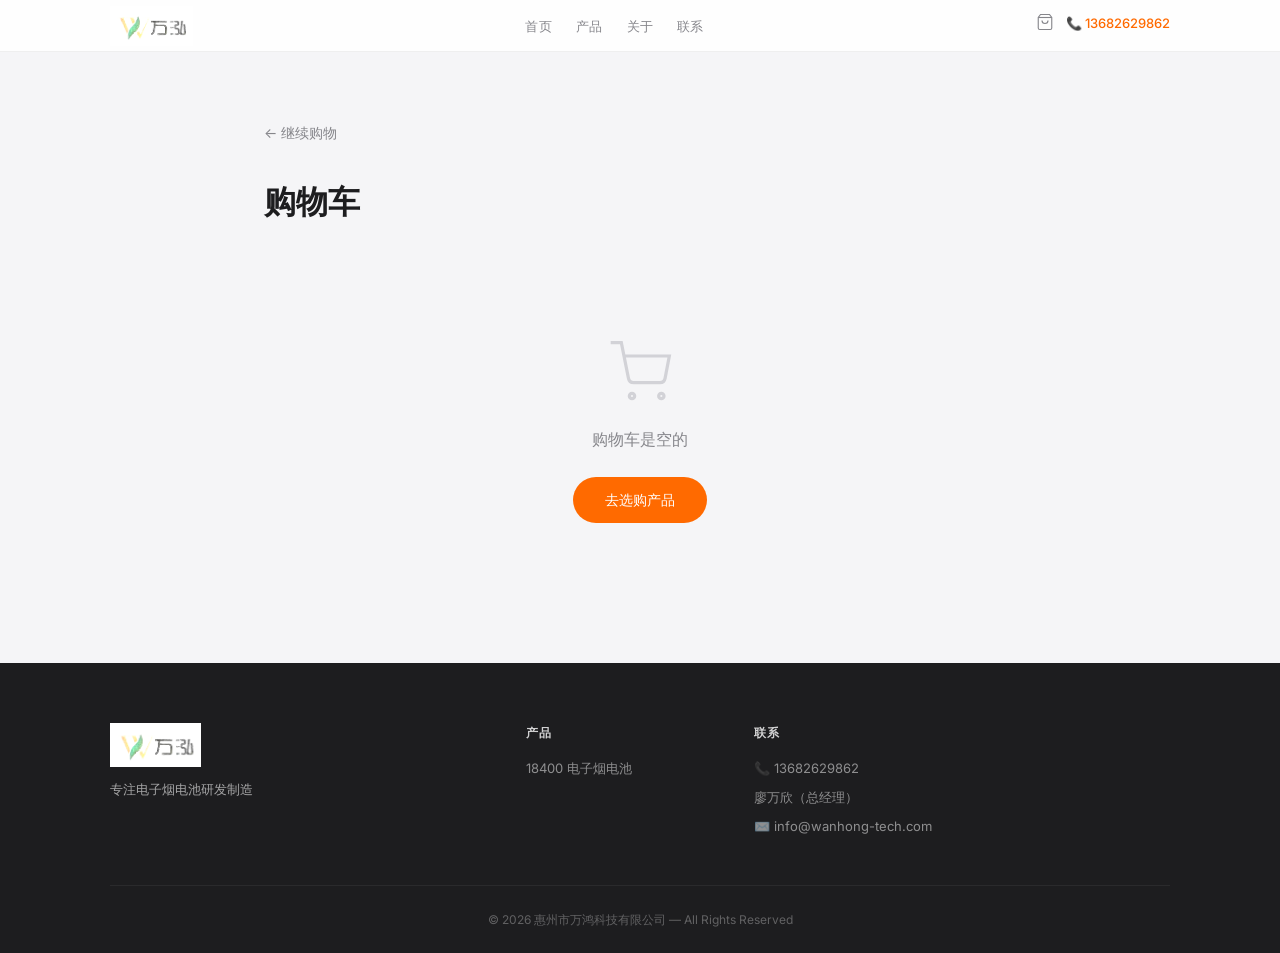
<file: cart.html>
<!DOCTYPE html>
<html lang="zh-CN">
<head>
    <meta charset="UTF-8">
    <meta name="viewport" content="width=device-width, initial-scale=1.0">
    <title>购物车 — 惠州市万鸿科技有限公司</title>
    <link rel="preconnect" href="https://fonts.googleapis.com">
    <link rel="preconnect" href="https://fonts.gstatic.com" crossorigin>
    <link href="https://fonts.googleapis.com/css2?family=Inter:wght@300;400;500;600;700&display=swap" rel="stylesheet">
    <link rel="stylesheet" href="css/style.css">
    <style>
        .cart-wrap { max-width:800px; margin:120px auto 60px; padding:0 24px; }
        .cart-back { display:inline-flex; align-items:center; gap:6px; font-size:14px; color:var(--text-light); margin-bottom:32px; transition:color .3s; }
        .cart-back:hover { color:var(--orange); }
        .cart-title { font-family:var(--font-display); font-size:clamp(24px,3vw,32px); font-weight:700; margin-bottom:32px; }
        .cart-empty { text-align:center; padding:80px 20px; }
        .cart-empty svg { width:64px; height:64px; color:var(--border); margin-bottom:16px; }
        .cart-empty p { font-size:16px; color:var(--text-light); margin-bottom:24px; }
        .cart-empty a { display:inline-block; padding:12px 32px; background:var(--orange); color:#fff; border-radius:50px; font-size:14px; font-weight:500; }
        .cart-items { display:flex; flex-direction:column; gap:16px; }
        .cart-item { display:flex; align-items:center; gap:16px; padding:20px; background:#fff; border-radius:12px; border:1px solid var(--border); }
        .cart-item-img { width:80px; height:80px; border-radius:8px; background:var(--bg); display:flex; align-items:center; justify-content:center; font-size:14px; font-weight:600; color:rgba(0,0,0,.12); flex-shrink:0; }
        .cart-item-info { flex:1; min-width:0; }
        .cart-item-name { font-size:15px; font-weight:600; margin-bottom:4px; }
        .cart-item-price { font-size:14px; color:var(--orange); font-weight:500; }
        .cart-item-qty { display:flex; align-items:center; gap:8px; }
        .cart-item-qty input { width:60px; padding:4px 8px; border:1px solid var(--border); border-radius:6px; font-size:14px; text-align:center; outline:none; }
        .cart-item-qty input:focus { border-color:var(--orange); }
        .cart-item-remove { background:none; border:none; color:var(--text-light); font-size:18px; cursor:pointer; padding:4px; transition:color .3s; }
        .cart-item-remove:hover { color:#e55e00; }
        .cart-summary { margin-top:24px; padding:24px; background:#fff; border-radius:12px; border:1px solid var(--border); }
        .cart-summary-row { display:flex; justify-content:space-between; font-size:15px; padding:8px 0; }
        .cart-summary-row.total { font-size:20px; font-weight:700; border-top:1px solid var(--border); padding-top:16px; margin-top:8px; }
        .cart-checkout { width:100%; padding:16px; background:var(--orange); color:#fff; border:none; border-radius:50px; font-size:16px; font-weight:600; cursor:pointer; margin-top:20px; transition:all .3s; }
        .cart-checkout:hover { background:#e55e00; }
        .cart-clear { display:inline-block; margin-top:12px; font-size:13px; color:var(--text-light); cursor:pointer; transition:color .3s; }
        .cart-clear:hover { color:#e55e00; }
        @media (max-width:600px) {
            .cart-item { flex-wrap:wrap; }
            .cart-item-img { width:60px; height:60px; }
        }
    </style>
</head>
<body>

    <!-- Navigation -->
    <nav class="nav">
        <div class="nav-inner">
            <a href="index.html" class="nav-logo">
                <img src="assets/logo.png" alt="万鸿科技" class="nav-logo-img">
            </a>
            <ul class="nav-menu">
                <li><a href="index.html">首页</a></li>
                <li><a href="index.html#products">产品</a></li>
                <li><a href="index.html#about">关于</a></li>
                <li><a href="index.html#contact">联系</a></li>
            </ul>
            <div class="nav-actions">
                <a href="cart.html" class="nav-action" style="position:relative;">
                    <svg viewBox="0 0 24 24" fill="none" stroke="currentColor" stroke-width="1.5" width="20" height="20"><path d="M6 2L3 6v14a2 2 0 002 2h14a2 2 0 002-2V6l-3-4z"/><line x1="3" y1="6" x2="21" y2="6"/><path d="M16 10a4 4 0 01-8 0"/></svg>
                    <span id="cartBadge" style="position:absolute;top:-6px;right:-8px;background:#FF6A00;color:#fff;font-size:10px;font-weight:600;width:18px;height:18px;border-radius:50%;display:none;align-items:center;justify-content:center;">0</span>
                </a>
                <a href="tel:13682629862" class="nav-action" style="font-size:13px;color:var(--orange);font-weight:500;">📞 13682629862</a>
            </div>
            <button class="nav-toggle" aria-label="菜单">
                <span></span><span></span>
            </button>
        </div>
    </nav>

    <!-- Cart -->
    <div class="cart-wrap">
        <a href="javascript:history.back()" class="cart-back">← 继续购物</a>
        <h1 class="cart-title">购物车</h1>

        <div id="cartEmpty" class="cart-empty">
            <svg viewBox="0 0 24 24" fill="none" stroke="currentColor" stroke-width="1.2"><circle cx="9" cy="21" r="1"/><circle cx="20" cy="21" r="1"/><path d="M1 1h4l2.68 13.39a2 2 0 002 1.61h9.72a2 2 0 002-1.61L23 6H6"/></svg>
            <p>购物车是空的</p>
            <a href="index.html">去选购产品</a>
        </div>

        <div id="cartContent" style="display:none;">
            <div class="cart-items" id="cartItems"></div>

            <div class="cart-summary">
                <div class="cart-summary-row">
                    <span>商品总额</span>
                    <span id="cartSubtotal">¥ 0.00</span>
                </div>
                <div class="cart-summary-row total">
                    <span>合计</span>
                    <span id="cartTotal">¥ 0.00</span>
                </div>
                <button class="cart-checkout" onclick="checkout()">提交订单</button>
                <div style="text-align:center;">
                    <span class="cart-clear" onclick="clearCart()">清空购物车</span>
                </div>
            </div>
        </div>
    </div>

    <!-- Footer -->
    <footer class="footer">
        <div class="container">
            <div class="footer-grid">
                <div class="footer-brand">
                    <img src="assets/logo.png" alt="万鸿科技" class="footer-logo-img">
                    <p>专注电子烟电池研发制造</p>
                </div>
                <div class="footer-col">
                    <h5>产品</h5>
                    <ul>
                        <li><a href="product.html?id=18400">18400 电子烟电池</a></li>
                    </ul>
                </div>
                <div class="footer-col">
                    <h5>联系</h5>
                    <ul>
                        <li>📞 13682629862</li>
                        <li>廖万欣（总经理）</li>
                        <li>✉️ info@wanhong-tech.com</li>
                    </ul>
                </div>
            </div>
            <div class="footer-bottom">
                <p>&copy; 2026 惠州市万鸿科技有限公司 — All Rights Reserved</p>
            </div>
        </div>
    </footer>

    <script>
        let ALL_PRODUCTS = {};

        async function loadAllProducts() {
            try {
                const resp = await fetch('data/products.json?_=' + Date.now());
                const data = await resp.json();
                (data.products || []).forEach(p => {
                    ALL_PRODUCTS[p.id] = { name: p.name, price: p.price };
                });
                renderCart();
            } catch(e) {
                renderCart();
            }
        }

        function getCart() {
            return JSON.parse(localStorage.getItem('wanhong_cart') || '[]');
        }

        function saveCart(cart) {
            localStorage.setItem('wanhong_cart', JSON.stringify(cart));
        }

        function renderCart() {
            const cart = getCart();
            const empty = document.getElementById('cartEmpty');
            const content = document.getElementById('cartContent');
            const items = document.getElementById('cartItems');

            if (cart.length === 0) {
                empty.style.display = 'block';
                content.style.display = 'none';
                updateBadge(0);
                return;
            }

            empty.style.display = 'none';
            content.style.display = 'block';

            items.innerHTML = cart.map((item, i) => `
                <div class="cart-item">
                    <div class="cart-item-img">${item.id}</div>
                    <div class="cart-item-info">
                        <div class="cart-item-name">${item.name}</div>
                        <div class="cart-item-price">¥ ${item.price.toFixed(2)}</div>
                    </div>
                    <div class="cart-item-qty">
                        <input type="number" value="${item.qty}" min="1" onchange="updateQty(${i}, this.value)">
                    </div>
                    <button class="cart-item-remove" onclick="removeItem(${i})">✕</button>
                </div>
            `).join('');

            const subtotal = cart.reduce((s, i) => s + i.price * i.qty, 0);
            document.getElementById('cartSubtotal').textContent = '¥ ' + subtotal.toFixed(2);
            document.getElementById('cartTotal').textContent = '¥ ' + subtotal.toFixed(2);
            updateBadge(cart.reduce((s, i) => s + i.qty, 0));
        }

        function updateQty(index, val) {
            const cart = getCart();
            const qty = parseInt(val) || 1;
            cart[index].qty = qty;
            saveCart(cart);
            renderCart();
        }

        function removeItem(index) {
            const cart = getCart();
            cart.splice(index, 1);
            saveCart(cart);
            renderCart();
        }

        function clearCart() {
            if (confirm('确定清空购物车？')) {
                saveCart([]);
                renderCart();
            }
        }

        async function checkout() {
            const cart = getCart();
            if (cart.length === 0) return;
            const total = cart.reduce((s, i) => s + i.price * i.qty, 0);

            // Show order form with address fields
            const formHtml = `
                <div style="position:fixed;inset:0;background:rgba(0,0,0,.6);z-index:9999;display:flex;align-items:center;justify-content:center;" id="checkoutModal" onclick="if(event.target===this)this.remove()">
                <div style="background:#fff;border-radius:16px;padding:32px;width:480px;max-width:90vw;max-height:90vh;overflow-y:auto;">
                    <h3 style="font-size:18px;margin-bottom:4px;">提交订单</h3>
                    <p style="font-size:14px;color:#888;margin-bottom:20px;">合计: <strong style="color:#FF6A00;font-size:20px;">¥ ${total.toFixed(2)}</strong></p>
                    <div style="display:flex;flex-direction:column;gap:12px;">
                        <div><label style="font-size:12px;font-weight:600;color:#555;display:block;margin-bottom:4px;">收货人姓名 *</label><input id="co_name" placeholder="请输入收货人姓名" style="width:100%;padding:10px;border:1.5px solid #ddd;border-radius:8px;font-size:14px;"></div>
                        <div><label style="font-size:12px;font-weight:600;color:#555;display:block;margin-bottom:4px;">手机号码 *</label><input id="co_phone" type="tel" placeholder="请输入手机号码" style="width:100%;padding:10px;border:1.5px solid #ddd;border-radius:8px;font-size:14px;"></div>
                        <div><label style="font-size:12px;font-weight:600;color:#555;display:block;margin-bottom:4px;">收货地址 *</label><input id="co_address" placeholder="省/市/区/详细地址" style="width:100%;padding:10px;border:1.5px solid #ddd;border-radius:8px;font-size:14px;"></div>
                        <div><label style="font-size:12px;font-weight:600;color:#555;display:block;margin-bottom:4px;">公司名称</label><input id="co_company" placeholder="选填" style="width:100%;padding:10px;border:1.5px solid #ddd;border-radius:8px;font-size:14px;"></div>
                        <div><label style="font-size:12px;font-weight:600;color:#555;display:block;margin-bottom:4px;">电子邮箱</label><input id="co_email" type="email" placeholder="选填" style="width:100%;padding:10px;border:1.5px solid #ddd;border-radius:8px;font-size:14px;"></div>
                        <div><label style="font-size:12px;font-weight:600;color:#555;display:block;margin-bottom:4px;">备注</label><textarea id="co_msg" rows="2" placeholder="如有特殊需求请在此留言" style="width:100%;padding:10px;border:1.5px solid #ddd;border-radius:8px;font-size:14px;resize:vertical;"></textarea></div>
                    </div>
                    <div style="display:flex;gap:10px;margin-top:20px;">
                        <button onclick="document.getElementById('checkoutModal').remove()" style="flex:1;padding:12px;background:#fff;border:1.5px solid #ddd;border-radius:8px;font-size:14px;cursor:pointer;">取消</button>
                        <button onclick="submitOrder(${total})" style="flex:1;padding:12px;background:#FF6A00;color:#fff;border:none;border-radius:8px;font-size:14px;font-weight:600;cursor:pointer;">提交订单</button>
                    </div>
                </div></div>`;
            document.body.insertAdjacentHTML('beforeend', formHtml);
        }

        async function submitOrder(total) {
            const name = document.getElementById('co_name').value.trim();
            const phone = document.getElementById('co_phone').value.trim();
            const address = document.getElementById('co_address').value.trim();
            if (!name || !phone) { alert('请填写收货人姓名和手机号码'); return; }
            if (!address) { alert('请填写收货地址'); return; }

            const cart = getCart();
            const firstItem = cart[0] || {};

            const order = {
                customerName: name,
                phone: phone,
                address: address,
                company: document.getElementById('co_company').value.trim(),
                email: document.getElementById('co_email').value.trim(),
                productId: firstItem.id || '',
                productName: firstItem.name || '',
                quantity: cart.reduce((s,i) => s + i.qty, 0),
                totalAmount: total,
                message: document.getElementById('co_msg').value.trim()
            };

            try {
                const resp = await fetch('/api/orders', {
                    method: 'POST',
                    headers: {'Content-Type': 'application/json'},
                    body: JSON.stringify(order)
                });
                if (resp.ok) {
                    document.getElementById('checkoutModal').remove();
                    saveCart([]);
                    renderCart();
                    loadAndShowPayment(total);
                    return;
                }
            } catch(e) {}
            // GitHub Pages fallback — save locally + show payment
            try {
                localStorage.setItem('wanhong_last_order', JSON.stringify(order));
                document.getElementById('checkoutModal').remove();
                saveCart([]);
                renderCart();
                loadAndShowPayment(total);
            } catch(e2) {
                alert('提交失败，请直接致电: 13682629862');
            }
        }

        async function loadAndShowPayment(total) {
            let payment = null;
            // Try API first (local server), then static JSON (GitHub Pages)
            try {
                const resp = await fetch('/api/payment');
                if (resp.ok) payment = await resp.json();
            } catch(e) { console.error('Payment fetch failed:', e); }
            if (!payment) {
                try {
                    const resp = await fetch('data/payment.json?_=' + Date.now());
                    if (resp.ok) payment = await resp.json();
                } catch(e) { console.error('Payment JSON fallback failed:', e); }
            }

            if (!payment || (!payment.bank?.enabled && !payment.wechat?.enabled && !payment.alipay?.enabled)) {
                alert('✅ 订单已提交！\n\n我们会尽快与您联系确认。\n电话: 13682629862');
                return;
            }

            // Build payment modal
            let bankHtml = '';
            let wechatHtml = '';
            let alipayHtml = '';

            if (payment.bank && payment.bank.enabled && payment.bank.accountNumber) {
                bankHtml = `
                <div style="background:#f9f9f9;border-radius:10px;padding:16px;margin-bottom:12px;">
                    <h5 style="margin:0 0 10px;font-size:15px;">🏦 银行转账</h5>
                    <div style="font-size:13px;line-height:2;">
                        <div>户名: <strong>${payment.bank.accountName}</strong></div>
                        <div>账号: <strong style="color:#FF6A00;font-size:14px;">${payment.bank.accountNumber}</strong></div>
                        ${payment.bank.bankName ? `<div>开户行: ${payment.bank.bankName}</div>` : ''}
                    </div>
                </div>`;
            }
            if (payment.wechat && payment.wechat.enabled && payment.wechat.qrImage) {
                wechatHtml = `
                <div style="background:#f9f9f9;border-radius:10px;padding:16px;margin-bottom:12px;text-align:center;">
                    <h5 style="margin:0 0 10px;font-size:15px;">💬 微信扫码支付</h5>
                    <img src="${payment.wechat.qrImage}" alt="微信收款码" style="width:200px;height:200px;object-fit:contain;border-radius:8px;border:1px solid #ddd;">
                    <div style="font-size:12px;color:#888;margin-top:6px;">请使用微信扫一扫</div>
                </div>`;
            }
            if (payment.alipay && payment.alipay.enabled && payment.alipay.qrImage) {
                alipayHtml = `
                <div style="background:#f9f9f9;border-radius:10px;padding:16px;margin-bottom:12px;text-align:center;">
                    <h5 style="margin:0 0 10px;font-size:15px;">🧧 支付宝扫码支付</h5>
                    <img src="${payment.alipay.qrImage}" alt="支付宝收款码" style="width:200px;height:200px;object-fit:contain;border-radius:8px;border:1px solid #ddd;">
                    <div style="font-size:12px;color:#888;margin-top:6px;">请使用支付宝扫一扫</div>
                </div>`;
            }

            const payHtml = `
                <div style="position:fixed;inset:0;background:rgba(0,0,0,.6);z-index:9999;display:flex;align-items:center;justify-content:center;" id="paymentModal" onclick="if(event.target===this)this.remove()">
                <div style="background:#fff;border-radius:16px;padding:32px;width:480px;max-width:90vw;max-height:90vh;overflow-y:auto;">
                    <h3 style="font-size:20px;margin-bottom:4px;">✅ 订单已提交</h3>
                    <p style="font-size:14px;color:#888;margin-bottom:8px;">请选择以下方式完成支付</p>
                    <p style="font-size:24px;font-weight:700;color:#FF6A00;margin-bottom:24px;">应付: ¥ ${total.toFixed(2)}</p>
                    ${bankHtml}
                    ${wechatHtml}
                    ${alipayHtml}
                    <div style="background:#fff5eb;border-radius:8px;padding:12px;text-align:center;margin-bottom:16px;">
                        <div style="font-size:13px;color:#555;">支付完成后请联系确认</div>
                        <div style="font-size:16px;font-weight:700;color:#FF6A00;margin-top:4px;">📞 13682629862</div>
                        <div style="font-size:12px;color:#888;">廖万欣（总经理）</div>
                    </div>
                    <button onclick="document.getElementById('paymentModal').remove()" style="width:100%;padding:12px;background:#FF6A00;color:#fff;border:none;border-radius:8px;font-size:15px;font-weight:600;cursor:pointer;">我知道了</button>
                </div></div>`;
            document.body.insertAdjacentHTML('beforeend', payHtml);
        }

        function updateBadge(n) {
            const badge = document.getElementById('cartBadge');
            if (badge) {
                badge.textContent = n;
                badge.style.display = n > 0 ? 'flex' : 'none';
            }
        }

        document.addEventListener('DOMContentLoaded', loadAllProducts);
    </script>
    <script src="js/main.js"></script>
</body>
</html>
</file>
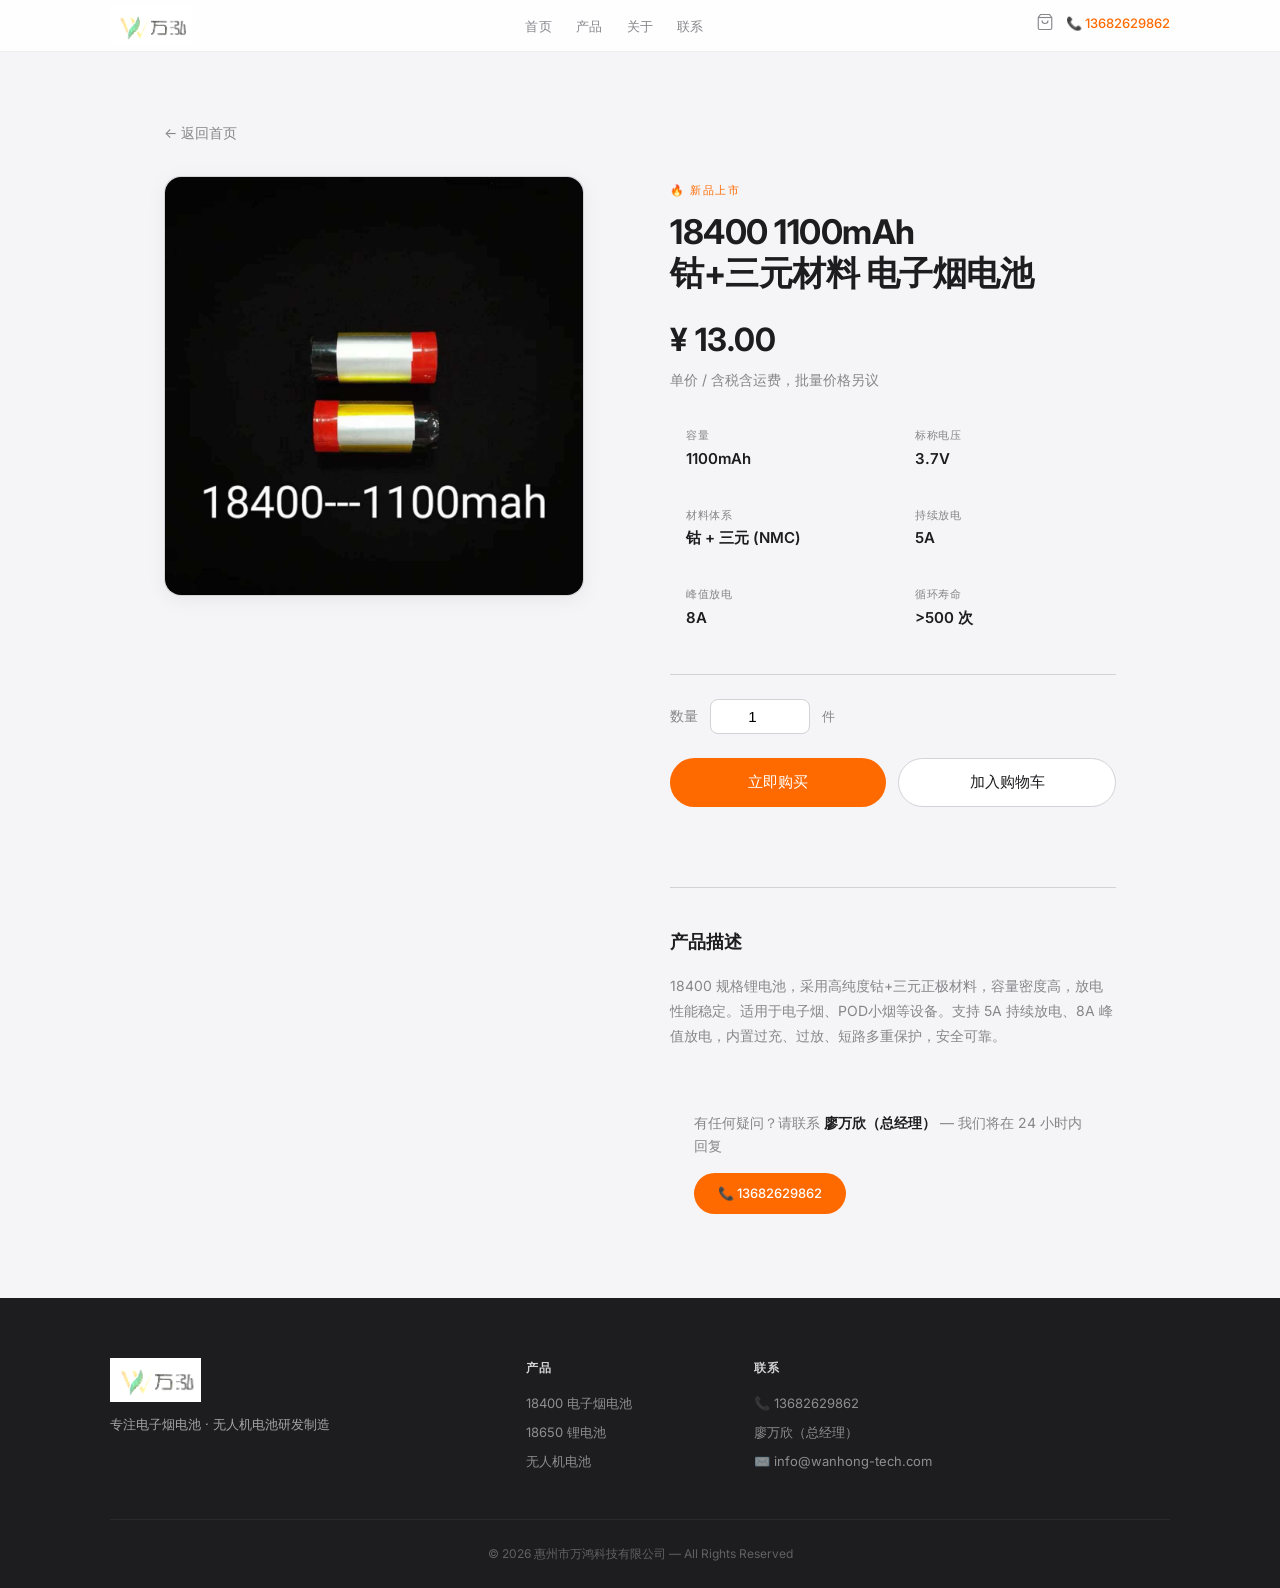
<file: product-18400.html>
<!DOCTYPE html>
<html lang="zh-CN">
<head>
    <meta charset="UTF-8">
    <meta name="viewport" content="width=device-width, initial-scale=1.0">
    <title>18400 1100mAh 电子烟电池 — 惠州市万鸿科技有限公司</title>
    <link rel="preconnect" href="https://fonts.googleapis.com">
    <link rel="preconnect" href="https://fonts.gstatic.com" crossorigin>
    <link href="https://fonts.googleapis.com/css2?family=Inter:wght@300;400;500;600;700&display=swap" rel="stylesheet">
    <link rel="stylesheet" href="css/style.css">
    <style>
        .pd-wrap { max-width:1000px; margin:120px auto 60px; padding:0 24px; }
        .pd-back { display:inline-flex; align-items:center; gap:6px; font-size:14px; color:var(--text-light); margin-bottom:32px; transition:color .3s; }
        .pd-back:hover { color:var(--orange); }
        .pd-layout { display:grid; grid-template-columns:1fr 1fr; gap:60px; align-items:start; }
        .pd-visual { position:sticky; top:100px; }
        .pd-visual-box {
            aspect-ratio:1; max-width:420px;
            background:#fff; border-radius:16px;
            border:1px solid var(--border);
            display:flex; align-items:center; justify-content:center;
            box-shadow:var(--shadow);
        }
        .pd-visual-box span { font-size:32px; font-weight:600; color:rgba(0,0,0,.08); font-family:var(--font-display); }
        .pd-tag { display:inline-block; font-size:11px; font-weight:500; letter-spacing:1.5px; text-transform:uppercase; color:var(--orange); margin-bottom:12px; }
        .pd-title { font-family:var(--font-display); font-size:clamp(24px,3vw,34px); font-weight:700; letter-spacing:-.5px; line-height:1.2; margin-bottom:20px; }
        .pd-price { font-size:32px; font-weight:700; color:var(--text); margin-bottom:4px; }
        .pd-price-desc { font-size:14px; color:var(--text-light); margin-bottom:24px; }
        .pd-divider { height:1px; background:var(--border); margin:24px 0; }
        .pd-specs { display:grid; grid-template-columns:1fr 1fr; gap:12px; margin-bottom:32px; }
        .pd-spec { padding:12px 16px; background:var(--bg); border-radius:8px; }
        .pd-spec-label { font-size:11px; text-transform:uppercase; letter-spacing:.5px; color:var(--text-light); margin-bottom:2px; }
        .pd-spec-value { font-size:15px; font-weight:600; color:var(--text); }
        .pd-qty { display:flex; align-items:center; gap:12px; margin-bottom:24px; }
        .pd-qty label { font-size:14px; color:var(--text-light); }
        .pd-qty input { width:100px; padding:8px 12px; border:1px solid var(--border); border-radius:8px; font-size:15px; text-align:center; outline:none; }
        .pd-qty input:focus { border-color:var(--orange); }
        .pd-qty span { font-size:13px; color:var(--text-light); }
        .pd-btns { display:flex; gap:12px; }
        .pd-btn-primary { flex:1; padding:14px; background:var(--orange); color:#fff; border:none; border-radius:50px; font-size:15px; font-weight:500; cursor:pointer; text-align:center; transition:all .3s; }
        .pd-btn-primary:hover { background:#e55e00; transform:scale(1.02); }
        .pd-btn-secondary { flex:1; padding:14px; background:#fff; color:var(--text); border:1.5px solid var(--border); border-radius:50px; font-size:15px; font-weight:500; cursor:pointer; text-align:center; transition:all .3s; text-decoration:none; display:flex; align-items:center; justify-content:center; }
        .pd-btn-secondary:hover { border-color:var(--orange); color:var(--orange); }
        .pd-success { display:none; background:#00A65A; color:#fff; padding:14px 20px; border-radius:8px; margin-bottom:20px; font-size:14px; text-align:center; }
        .pd-desc { margin-top:80px; padding-top:40px; border-top:1px solid var(--border); }
        .pd-desc h3 { font-size:18px; font-weight:600; margin-bottom:16px; }
        .pd-desc p { font-size:14px; color:var(--text-light); line-height:1.8; max-width:600px; }
        .pd-contact { margin-top:40px; padding:24px; background:var(--bg); border-radius:12px; display:flex; align-items:center; justify-content:space-between; flex-wrap:wrap; gap:16px; }
        .pd-contact-text { font-size:14px; color:var(--text-light); }
        .pd-contact-text strong { color:var(--text); font-weight:600; }
        .pd-contact-btn { padding:10px 24px; background:var(--orange); color:#fff; border-radius:50px; font-size:13px; font-weight:500; text-decoration:none; transition:all .3s; }
        .pd-contact-btn:hover { background:#e55e00; }
        @media (max-width:768px) {
            .pd-layout { grid-template-columns:1fr; gap:40px; }
            .pd-visual { position:static; }
            .pd-visual-box { max-width:100%; }
            .pd-specs { grid-template-columns:1fr; }
            .pd-btns { flex-direction:column; }
        }
    </style>
</head>
<body>

    <!-- ===== Navigation ===== -->
    <nav class="nav">
        <div class="nav-inner">
            <a href="index.html" class="nav-logo">
                <img src="assets/logo.png" alt="万鸿科技" class="nav-logo-img">
            </a>
            <ul class="nav-menu">
                <li><a href="index.html">首页</a></li>
                <li><a href="index.html#products">产品</a></li>
                <li><a href="index.html#about">关于</a></li>
                <li><a href="index.html#contact">联系</a></li>
            </ul>
            <div class="nav-actions">
                <a href="cart.html" class="nav-action" style="position:relative;">
                    <svg viewBox="0 0 24 24" fill="none" stroke="currentColor" stroke-width="1.5" width="20" height="20"><path d="M6 2L3 6v14a2 2 0 002 2h14a2 2 0 002-2V6l-3-4z"/><line x1="3" y1="6" x2="21" y2="6"/><path d="M16 10a4 4 0 01-8 0"/></svg>
                    <span id="cartBadge" style="position:absolute;top:-6px;right:-8px;background:#FF6A00;color:#fff;font-size:10px;font-weight:600;width:18px;height:18px;border-radius:50%;display:none;align-items:center;justify-content:center;">0</span>
                </a>
                <a href="tel:13682629862" class="nav-action" style="font-size:13px;color:var(--orange);font-weight:500;">📞 13682629862</a>
            </div>
            <button class="nav-toggle" aria-label="菜单">
                <span></span><span></span>
            </button>
        </div>
    </nav>

    <!-- ===== Product Detail ===== -->
    <div class="pd-wrap">
        <a href="index.html" class="pd-back">← 返回首页</a>

        <div class="pd-layout">
            <!-- Visual -->
            <div class="pd-visual">
                <div class="pd-visual-box">
                    <img src="assets/product-18400.jpg" alt="18400 1100mAh 电子烟电池" style="width:100%;height:100%;object-fit:contain;border-radius:16px;">
                </div>
            </div>

            <!-- Info -->
            <div class="pd-info">
                <span class="pd-tag">🔥 新品上市</span>
                <h1 class="pd-title">18400 1100mAh<br>钴+三元材料 电子烟电池</h1>
                <div class="pd-price">¥ 13.00</div>
                <div class="pd-price-desc">单价 / 含税含运费，批量价格另议</div>

                <div class="pd-success" id="pdSuccess" style="display:none;"></div>

                <div class="pd-specs">
                    <div class="pd-spec">
                        <div class="pd-spec-label">容量</div>
                        <div class="pd-spec-value">1100mAh</div>
                    </div>
                    <div class="pd-spec">
                        <div class="pd-spec-label">标称电压</div>
                        <div class="pd-spec-value">3.7V</div>
                    </div>
                    <div class="pd-spec">
                        <div class="pd-spec-label">材料体系</div>
                        <div class="pd-spec-value">钴 + 三元 (NMC)</div>
                    </div>
                    <div class="pd-spec">
                        <div class="pd-spec-label">持续放电</div>
                        <div class="pd-spec-value">5A</div>
                    </div>
                    <div class="pd-spec">
                        <div class="pd-spec-label">峰值放电</div>
                        <div class="pd-spec-value">8A</div>
                    </div>
                    <div class="pd-spec">
                        <div class="pd-spec-label">循环寿命</div>
                        <div class="pd-spec-value">&gt;500 次</div>
                    </div>
                </div>

                <div class="pd-divider"></div>

                <div class="pd-qty">
                    <label>数量</label>
                    <input type="number" id="pdQty" value="1" min="1" step="1">
                    <span>件</span>
                </div>

                <div class="pd-btns">
                    <button class="pd-btn-primary" onclick="buyNow()">立即购买</button>
                    <button class="pd-btn-secondary" onclick="addToCart()">加入购物车</button>
                </div>

                <div class="pd-desc">
                    <h3>产品描述</h3>
                    <p>18400 规格锂电池，采用高纯度钴+三元正极材料，容量密度高，放电性能稳定。适用于电子烟、POD小烟等设备。支持 5A 持续放电、8A 峰值放电，内置过充、过放、短路多重保护，安全可靠。</p>
                </div>

                <div class="pd-contact">
                    <div class="pd-contact-text">
                        有任何疑问？请联系 <strong>廖万欣（总经理）</strong> — 我们将在 24 小时内回复
                    </div>
                    <a href="tel:13682629862" class="pd-contact-btn">📞 13682629862</a>
                </div>
            </div>
        </div>
    </div>

    <!-- ===== Footer ===== -->
    <footer class="footer">
        <div class="container">
            <div class="footer-grid">
                <div class="footer-brand">
                    <img src="assets/logo.png" alt="万鸿科技" class="footer-logo-img">
                    <p>专注电子烟电池 · 无人机电池研发制造</p>
                </div>
                <div class="footer-col">
                    <h5>产品</h5>
                    <ul>
                        <li><a href="product-18400.html">18400 电子烟电池</a></li>
                        <li><a href="#">18650 锂电池</a></li>
                        <li><a href="#">无人机电池</a></li>
                    </ul>
                </div>
                <div class="footer-col">
                    <h5>联系</h5>
                    <ul>
                        <li>📞 13682629862</li>
                        <li>廖万欣（总经理）</li>
                        <li>✉️ info@wanhong-tech.com</li>
                    </ul>
                </div>
            </div>
            <div class="footer-bottom">
                <p>&copy; 2026 惠州市万鸿科技有限公司 — All Rights Reserved</p>
            </div>
        </div>
    </footer>

    <script>
        // 购物车数据
        let cart = JSON.parse(localStorage.getItem('wanhong_cart') || '[]');

        function saveCart() {
            localStorage.setItem('wanhong_cart', JSON.stringify(cart));
            updateCartBadge();
        }

        function updateCartBadge() {
            const badge = document.getElementById('cartBadge');
            if (badge) {
                const total = cart.reduce((s, i) => s + i.qty, 0);
                badge.textContent = total;
                badge.style.display = total > 0 ? 'flex' : 'none';
            }
        }

        function showMsg(text) {
            const el = document.getElementById('pdSuccess');
            el.style.display = 'block';
            el.textContent = '✓ ' + text;
            el.style.background = '#00A65A';
            setTimeout(() => { el.style.display = 'none'; }, 3000);
        }

        function buyNow() {
            const qty = parseInt(document.getElementById('pdQty').value) || 1;
            cart.push({ id: '18400', name: '18400 1100mAh 电子烟电池', price: 13.00, qty });
            saveCart();
            showMsg('已添加 ' + qty + ' 件，即将跳转结算...');
            setTimeout(() => { window.location.href = 'cart.html'; }, 800);
        }

        function addToCart() {
            const qty = parseInt(document.getElementById('pdQty').value) || 1;
            cart.push({ id: '18400', name: '18400 1100mAh 电子烟电池', price: 13.00, qty });
            saveCart();
            showMsg('已添加 ' + qty + ' 件 18400 电池到购物车');
        }

        // 页面加载时更新购物车角标
        document.addEventListener('DOMContentLoaded', updateCartBadge);
    </script>
    <script src="js/main.js"></script>
</body>
</html>
</file>
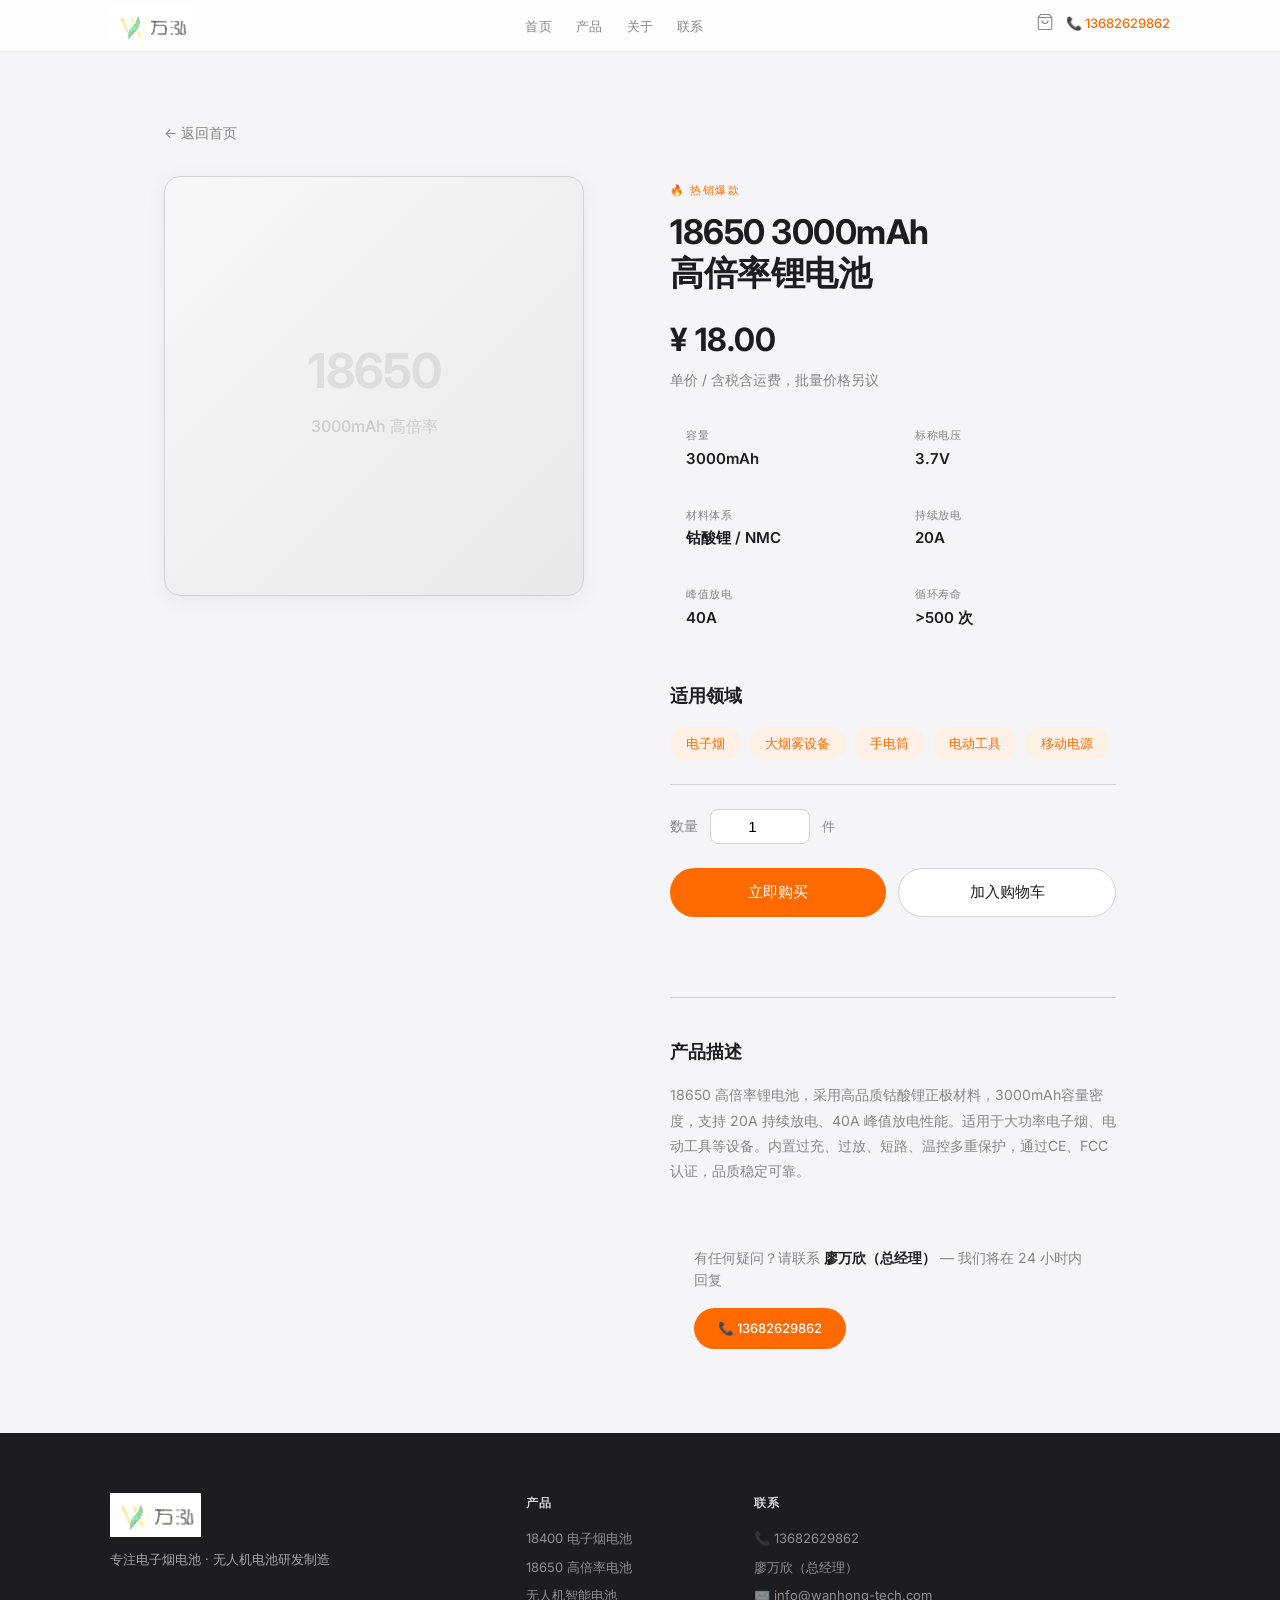
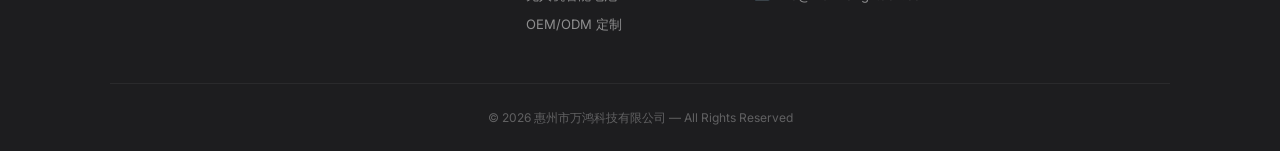
<file: product-18650.html>
<!DOCTYPE html>
<html lang="zh-CN">
<head>
    <meta charset="UTF-8">
    <meta name="viewport" content="width=device-width, initial-scale=1.0">
    <title>18650 3000mAh 高倍率锂电池 — 惠州市万鸿科技有限公司</title>
    <link rel="preconnect" href="https://fonts.googleapis.com">
    <link rel="preconnect" href="https://fonts.gstatic.com" crossorigin>
    <link href="https://fonts.googleapis.com/css2?family=Inter:wght@300;400;500;600;700&display=swap" rel="stylesheet">
    <link rel="stylesheet" href="css/style.css">
    <style>
        .pd-wrap { max-width:1000px; margin:120px auto 60px; padding:0 24px; }
        .pd-back { display:inline-flex; align-items:center; gap:6px; font-size:14px; color:var(--text-light); margin-bottom:32px; transition:color .3s; }
        .pd-back:hover { color:var(--orange); }
        .pd-layout { display:grid; grid-template-columns:1fr 1fr; gap:60px; align-items:start; }
        .pd-visual { position:sticky; top:100px; }
        .pd-visual-box {
            aspect-ratio:1; max-width:420px;
            background:linear-gradient(135deg,#f8f8f8,#e8e8e8); border-radius:16px;
            border:1px solid var(--border);
            display:flex; align-items:center; justify-content:center;
            box-shadow:var(--shadow); overflow:hidden;
        }
        .pd-visual-inner { text-align:center; }
        .pd-visual-inner .pd-v-model {
            font-size:48px; font-weight:700; color:rgba(0,0,0,.08);
            font-family:var(--font-display); letter-spacing:-1px;
        }
        .pd-visual-inner .pd-v-cap {
            font-size:16px; color:rgba(0,0,0,.15); font-weight:500; margin-top:4px;
        }
        .pd-visual-box.has-img { background:#fff; }
        .pd-tag { display:inline-block; font-size:11px; font-weight:500; letter-spacing:1.5px; text-transform:uppercase; color:var(--orange); margin-bottom:12px; }
        .pd-title { font-family:var(--font-display); font-size:clamp(24px,3vw,34px); font-weight:700; letter-spacing:-.5px; line-height:1.2; margin-bottom:20px; }
        .pd-price { font-size:32px; font-weight:700; color:var(--text); margin-bottom:4px; }
        .pd-price-desc { font-size:14px; color:var(--text-light); margin-bottom:24px; }
        .pd-divider { height:1px; background:var(--border); margin:24px 0; }
        .pd-specs { display:grid; grid-template-columns:1fr 1fr; gap:12px; margin-bottom:32px; }
        .pd-spec { padding:12px 16px; background:var(--bg); border-radius:8px; }
        .pd-spec-label { font-size:11px; text-transform:uppercase; letter-spacing:.5px; color:var(--text-light); margin-bottom:2px; }
        .pd-spec-value { font-size:15px; font-weight:600; color:var(--text); }
        .pd-qty { display:flex; align-items:center; gap:12px; margin-bottom:24px; }
        .pd-qty label { font-size:14px; color:var(--text-light); }
        .pd-qty input { width:100px; padding:8px 12px; border:1px solid var(--border); border-radius:8px; font-size:15px; text-align:center; outline:none; }
        .pd-qty input:focus { border-color:var(--orange); }
        .pd-qty span { font-size:13px; color:var(--text-light); }
        .pd-btns { display:flex; gap:12px; }
        .pd-btn-primary { flex:1; padding:14px; background:var(--orange); color:#fff; border:none; border-radius:50px; font-size:15px; font-weight:500; cursor:pointer; text-align:center; transition:all .3s; }
        .pd-btn-primary:hover { background:#e55e00; transform:scale(1.02); }
        .pd-btn-secondary { flex:1; padding:14px; background:#fff; color:var(--text); border:1.5px solid var(--border); border-radius:50px; font-size:15px; font-weight:500; cursor:pointer; text-align:center; transition:all .3s; text-decoration:none; display:flex; align-items:center; justify-content:center; }
        .pd-btn-secondary:hover { border-color:var(--orange); color:var(--orange); }
        .pd-success { display:none; background:#00A65A; color:#fff; padding:14px 20px; border-radius:8px; margin-bottom:20px; font-size:14px; text-align:center; }
        .pd-desc { margin-top:80px; padding-top:40px; border-top:1px solid var(--border); }
        .pd-desc h3 { font-size:18px; font-weight:600; margin-bottom:16px; }
        .pd-desc p { font-size:14px; color:var(--text-light); line-height:1.8; max-width:600px; }
        .pd-contact { margin-top:40px; padding:24px; background:var(--bg); border-radius:12px; display:flex; align-items:center; justify-content:space-between; flex-wrap:wrap; gap:16px; }
        .pd-contact-text { font-size:14px; color:var(--text-light); }
        .pd-contact-text strong { color:var(--text); font-weight:600; }
        .pd-contact-btn { padding:10px 24px; background:var(--orange); color:#fff; border-radius:50px; font-size:13px; font-weight:500; text-decoration:none; transition:all .3s; }
        .pd-contact-btn:hover { background:#e55e00; }
        .pd-application { margin-top:40px; }
        .pd-application h3 { font-size:18px; font-weight:600; margin-bottom:16px; }
        .pd-app-tags { display:flex; gap:8px; flex-wrap:wrap; }
        .pd-app-tag { padding:6px 16px; background:var(--orange-light); color:var(--orange); border-radius:20px; font-size:13px; font-weight:500; }
        @media (max-width:768px) {
            .pd-layout { grid-template-columns:1fr; gap:40px; }
            .pd-visual { position:static; }
            .pd-visual-box { max-width:100%; }
            .pd-specs { grid-template-columns:1fr; }
            .pd-btns { flex-direction:column; }
        }
    </style>
</head>
<body>

    <!-- ===== Navigation ===== -->
    <nav class="nav">
        <div class="nav-inner">
            <a href="index.html" class="nav-logo">
                <img src="assets/logo.png" alt="万鸿科技" class="nav-logo-img">
            </a>
            <ul class="nav-menu">
                <li><a href="index.html">首页</a></li>
                <li><a href="index.html#products">产品</a></li>
                <li><a href="index.html#about">关于</a></li>
                <li><a href="index.html#contact">联系</a></li>
            </ul>
            <div class="nav-actions">
                <a href="cart.html" class="nav-action" style="position:relative;">
                    <svg viewBox="0 0 24 24" fill="none" stroke="currentColor" stroke-width="1.5" width="20" height="20"><path d="M6 2L3 6v14a2 2 0 002 2h14a2 2 0 002-2V6l-3-4z"/><line x1="3" y1="6" x2="21" y2="6"/><path d="M16 10a4 4 0 01-8 0"/></svg>
                    <span id="cartBadge" style="position:absolute;top:-6px;right:-8px;background:#FF6A00;color:#fff;font-size:10px;font-weight:600;width:18px;height:18px;border-radius:50%;display:none;align-items:center;justify-content:center;">0</span>
                </a>
                <a href="tel:13682629862" class="nav-action" style="font-size:13px;color:var(--orange);font-weight:500;">📞 13682629862</a>
            </div>
            <button class="nav-toggle" aria-label="菜单">
                <span></span><span></span>
            </button>
        </div>
    </nav>

    <!-- ===== Product Detail ===== -->
    <div class="pd-wrap">
        <a href="index.html" class="pd-back">← 返回首页</a>

        <div class="pd-layout">
            <!-- Visual -->
            <div class="pd-visual">
                <div class="pd-visual-box">
                    <div class="pd-visual-inner">
                        <div class="pd-v-model">18650</div>
                        <div class="pd-v-cap">3000mAh 高倍率</div>
                    </div>
                </div>
            </div>

            <!-- Info -->
            <div class="pd-info">
                <span class="pd-tag">🔥 热销爆款</span>
                <h1 class="pd-title">18650 3000mAh<br>高倍率锂电池</h1>
                <div class="pd-price">¥ 18.00</div>
                <div class="pd-price-desc">单价 / 含税含运费，批量价格另议</div>

                <div class="pd-success" id="pdSuccess" style="display:none;"></div>

                <div class="pd-specs">
                    <div class="pd-spec">
                        <div class="pd-spec-label">容量</div>
                        <div class="pd-spec-value">3000mAh</div>
                    </div>
                    <div class="pd-spec">
                        <div class="pd-spec-label">标称电压</div>
                        <div class="pd-spec-value">3.7V</div>
                    </div>
                    <div class="pd-spec">
                        <div class="pd-spec-label">材料体系</div>
                        <div class="pd-spec-value">钴酸锂 / NMC</div>
                    </div>
                    <div class="pd-spec">
                        <div class="pd-spec-label">持续放电</div>
                        <div class="pd-spec-value">20A</div>
                    </div>
                    <div class="pd-spec">
                        <div class="pd-spec-label">峰值放电</div>
                        <div class="pd-spec-value">40A</div>
                    </div>
                    <div class="pd-spec">
                        <div class="pd-spec-label">循环寿命</div>
                        <div class="pd-spec-value">&gt;500 次</div>
                    </div>
                </div>

                <div class="pd-application">
                    <h3>适用领域</h3>
                    <div class="pd-app-tags">
                        <span class="pd-app-tag">电子烟</span>
                        <span class="pd-app-tag">大烟雾设备</span>
                        <span class="pd-app-tag">手电筒</span>
                        <span class="pd-app-tag">电动工具</span>
                        <span class="pd-app-tag">移动电源</span>
                    </div>
                </div>

                <div class="pd-divider"></div>

                <div class="pd-qty">
                    <label>数量</label>
                    <input type="number" id="pdQty" value="1" min="1" step="1">
                    <span>件</span>
                </div>

                <div class="pd-btns">
                    <button class="pd-btn-primary" onclick="buyNow()">立即购买</button>
                    <button class="pd-btn-secondary" onclick="addToCart()">加入购物车</button>
                </div>

                <div class="pd-desc">
                    <h3>产品描述</h3>
                    <p>18650 高倍率锂电池，采用高品质钴酸锂正极材料，3000mAh容量密度，支持 20A 持续放电、40A 峰值放电性能。适用于大功率电子烟、电动工具等设备。内置过充、过放、短路、温控多重保护，通过CE、FCC认证，品质稳定可靠。</p>
                </div>

                <div class="pd-contact">
                    <div class="pd-contact-text">
                        有任何疑问？请联系 <strong>廖万欣（总经理）</strong> — 我们将在 24 小时内回复
                    </div>
                    <a href="tel:13682629862" class="pd-contact-btn">📞 13682629862</a>
                </div>
            </div>
        </div>
    </div>

    <!-- ===== Footer ===== -->
    <footer class="footer">
        <div class="container">
            <div class="footer-grid">
                <div class="footer-brand">
                    <img src="assets/logo.png" alt="万鸿科技" class="footer-logo-img">
                    <p>专注电子烟电池 · 无人机电池研发制造</p>
                </div>
                <div class="footer-col">
                    <h5>产品</h5>
                    <ul>
                        <li><a href="product-18400.html">18400 电子烟电池</a></li>
                        <li><a href="product-18650.html">18650 高倍率电池</a></li>
                        <li><a href="product-drone.html">无人机智能电池</a></li>
                        <li><a href="product-oem.html">OEM/ODM 定制</a></li>
                    </ul>
                </div>
                <div class="footer-col">
                    <h5>联系</h5>
                    <ul>
                        <li>📞 13682629862</li>
                        <li>廖万欣（总经理）</li>
                        <li>✉️ info@wanhong-tech.com</li>
                    </ul>
                </div>
            </div>
            <div class="footer-bottom">
                <p>&copy; 2026 惠州市万鸿科技有限公司 — All Rights Reserved</p>
            </div>
        </div>
    </footer>

    <script>
        // 购物车数据
        let cart = JSON.parse(localStorage.getItem('wanhong_cart') || '[]');

        function saveCart() {
            localStorage.setItem('wanhong_cart', JSON.stringify(cart));
            updateCartBadge();
        }

        function updateCartBadge() {
            const badge = document.getElementById('cartBadge');
            if (badge) {
                const total = cart.reduce((s, i) => s + i.qty, 0);
                badge.textContent = total;
                badge.style.display = total > 0 ? 'flex' : 'none';
            }
        }

        function showMsg(text) {
            const el = document.getElementById('pdSuccess');
            el.style.display = 'block';
            el.textContent = '✓ ' + text;
            el.style.background = '#00A65A';
            setTimeout(() => { el.style.display = 'none'; }, 3000);
        }

        function buyNow() {
            const qty = parseInt(document.getElementById('pdQty').value) || 1;
            cart.push({ id: '18650', name: '18650 3000mAh 高倍率锂电池', price: 18.00, qty });
            saveCart();
            showMsg('已添加 ' + qty + ' 件，即将跳转结算...');
            setTimeout(() => { window.location.href = 'cart.html'; }, 800);
        }

        function addToCart() {
            const qty = parseInt(document.getElementById('pdQty').value) || 1;
            cart.push({ id: '18650', name: '18650 3000mAh 高倍率锂电池', price: 18.00, qty });
            saveCart();
            showMsg('已添加 ' + qty + ' 件 18650 电池到购物车');
        }

        document.addEventListener('DOMContentLoaded', updateCartBadge);
    </script>
    <script src="js/main.js"></script>
</body>
</html>
</file>
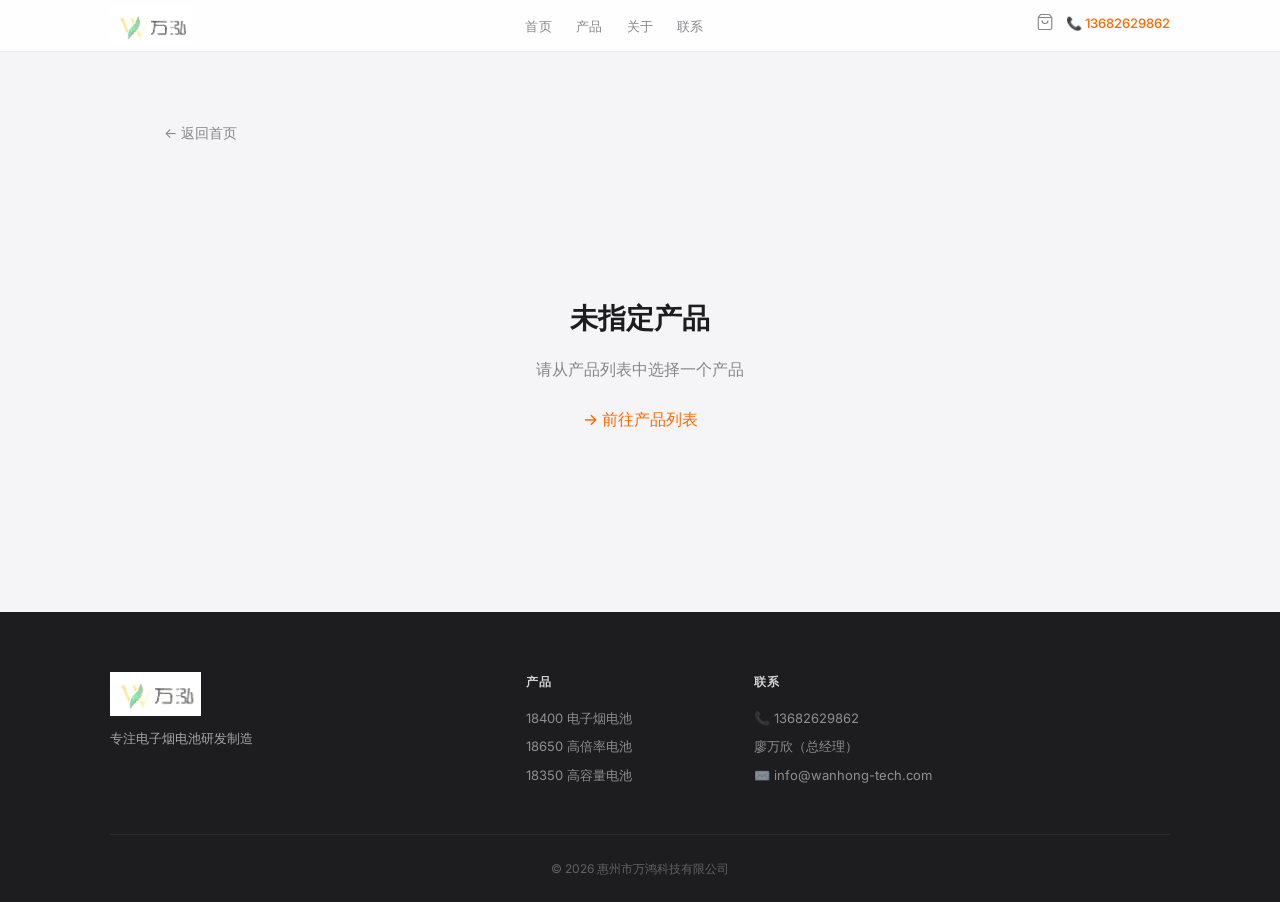
<file: product.html>
<!DOCTYPE html>
<html lang="zh-CN">
<head>
    <meta charset="UTF-8">
    <meta name="viewport" content="width=device-width, initial-scale=1.0">
    <title>产品详情 — 惠州市万鸿科技有限公司</title>
    <link rel="preconnect" href="https://fonts.googleapis.com">
    <link rel="preconnect" href="https://fonts.gstatic.com" crossorigin>
    <link href="https://fonts.googleapis.com/css2?family=Inter:wght@300;400;500;600;700&display=swap" rel="stylesheet">
    <link rel="stylesheet" href="css/style.css">
    <style>
        .pd-wrap { max-width:1000px; margin:120px auto 60px; padding:0 24px; }
        .pd-back { display:inline-flex; align-items:center; gap:6px; font-size:14px; color:var(--text-light); margin-bottom:32px; transition:color .3s; }
        .pd-back:hover { color:var(--orange); }
        .pd-layout { display:grid; grid-template-columns:1fr 1fr; gap:60px; align-items:start; }
        .pd-visual { position:sticky; top:100px; }
        .pd-visual-box {
            aspect-ratio:1; max-width:420px;
            background:linear-gradient(135deg,#f8f8f8,#e8e8e8); border-radius:16px;
            border:1px solid var(--border);
            display:flex; align-items:center; justify-content:center;
            box-shadow:var(--shadow); overflow:hidden;
        }
        .pd-visual-box img { width:100%; height:100%; object-fit:contain; border-radius:16px; }
        .pd-visual-box .pd-visual-fallback { text-align:center; }
        .pd-visual-box .pd-visual-fallback .pd-v-model { font-size:48px; font-weight:700; color:rgba(0,0,0,.08); font-family:var(--font-display); letter-spacing:-1px; }
        .pd-visual-box .pd-visual-fallback .pd-v-cap { font-size:16px; color:rgba(0,0,0,.15); font-weight:500; margin-top:4px; }
        .pd-tag { display:inline-block; font-size:11px; font-weight:500; letter-spacing:1.5px; text-transform:uppercase; color:var(--orange); margin-bottom:12px; }
        .pd-title { font-family:var(--font-display); font-size:clamp(24px,3vw,34px); font-weight:700; letter-spacing:-.5px; line-height:1.2; margin-bottom:20px; }
        .pd-price { font-size:32px; font-weight:700; color:var(--text); margin-bottom:4px; }
        .pd-price-desc { font-size:14px; color:var(--text-light); margin-bottom:24px; }
        .pd-divider { height:1px; background:var(--border); margin:24px 0; }
        .pd-specs { display:grid; grid-template-columns:1fr 1fr; gap:12px; margin-bottom:32px; }
        .pd-spec { padding:12px 16px; background:var(--bg); border-radius:8px; }
        .pd-spec-label { font-size:11px; text-transform:uppercase; letter-spacing:.5px; color:var(--text-light); margin-bottom:2px; }
        .pd-spec-value { font-size:15px; font-weight:600; color:var(--text); }
        .pd-qty { display:flex; align-items:center; gap:12px; margin-bottom:24px; }
        .pd-qty label { font-size:14px; color:var(--text-light); }
        .pd-qty input { width:100px; padding:8px 12px; border:1px solid var(--border); border-radius:8px; font-size:15px; text-align:center; outline:none; }
        .pd-qty input:focus { border-color:var(--orange); }
        .pd-qty span { font-size:13px; color:var(--text-light); }
        .pd-btns { display:flex; gap:12px; }
        .pd-btn-primary { flex:1; padding:14px; background:var(--orange); color:#fff; border:none; border-radius:50px; font-size:15px; font-weight:500; cursor:pointer; text-align:center; transition:all .3s; }
        .pd-btn-primary:hover { background:#e55e00; transform:scale(1.02); }
        .pd-btn-secondary { flex:1; padding:14px; background:#fff; color:var(--text); border:1.5px solid var(--border); border-radius:50px; font-size:15px; font-weight:500; cursor:pointer; text-align:center; transition:all .3s; text-decoration:none; display:flex; align-items:center; justify-content:center; }
        .pd-btn-secondary:hover { border-color:var(--orange); color:var(--orange); }
        .pd-success { display:none; background:#00A65A; color:#fff; padding:14px 20px; border-radius:8px; margin-bottom:20px; font-size:14px; text-align:center; }
        .pd-desc { margin-top:80px; padding-top:40px; border-top:1px solid var(--border); }
        .pd-desc h3 { font-size:18px; font-weight:600; margin-bottom:16px; }
        .pd-desc p, .pd-desc div { font-size:14px; color:var(--text-light); line-height:1.8; max-width:600px; }
        .pd-app-tags { display:flex; gap:8px; flex-wrap:wrap; margin-bottom:24px; }
        .pd-app-tag { padding:6px 16px; background:var(--orange-light); color:var(--orange); border-radius:20px; font-size:13px; font-weight:500; }
        .pd-contact { margin-top:40px; padding:24px; background:var(--bg); border-radius:12px; display:flex; align-items:center; justify-content:space-between; flex-wrap:wrap; gap:16px; }
        .pd-contact-text { font-size:14px; color:var(--text-light); }
        .pd-contact-text strong { color:var(--text); font-weight:600; }
        .pd-contact-btn { padding:10px 24px; background:var(--orange); color:#fff; border-radius:50px; font-size:13px; font-weight:500; text-decoration:none; transition:all .3s; }
        .pd-contact-btn:hover { background:#e55e00; }
        .pd-notfound { text-align:center; padding:120px 20px; }
        .pd-notfound h2 { font-size:28px; margin-bottom:16px; }
        .pd-notfound p { color:var(--text-light); margin-bottom:24px; }
        .pd-notfound a { color:var(--orange); font-weight:500; }
        .pd-loading { text-align:center; padding:120px 20px; color:var(--text-light); }
        .pd-features { display:grid; grid-template-columns:1fr 1fr; gap:12px; margin-bottom:24px; }
        .pd-feature { display:flex; align-items:center; gap:10px; padding:10px 14px; background:var(--bg); border-radius:8px; font-size:13px; color:var(--text); }
        .pd-feature-icon { width:20px; text-align:center; color:var(--orange); }
        @media (max-width:768px) {
            .pd-layout { grid-template-columns:1fr; gap:40px; }
            .pd-visual { position:static; }
            .pd-visual-box { max-width:100%; }
            .pd-specs { grid-template-columns:1fr; }
            .pd-btns { flex-direction:column; }
            .pd-features { grid-template-columns:1fr; }
        }
    </style>
</head>
<body>

    <!-- ===== Navigation ===== -->
    <nav class="nav">
        <div class="nav-inner">
            <a href="index.html" class="nav-logo">
                <img src="assets/logo.png" alt="万鸿科技" class="nav-logo-img">
            </a>
            <ul class="nav-menu">
                <li><a href="index.html">首页</a></li>
                <li><a href="index.html#products">产品</a></li>
                <li><a href="index.html#about">关于</a></li>
                <li><a href="index.html#contact">联系</a></li>
            </ul>
            <div class="nav-actions">
                <a href="cart.html" class="nav-action" style="position:relative;">
                    <svg viewBox="0 0 24 24" fill="none" stroke="currentColor" stroke-width="1.5" width="20" height="20"><path d="M6 2L3 6v14a2 2 0 002 2h14a2 2 0 002-2V6l-3-4z"/><line x1="3" y1="6" x2="21" y2="6"/><path d="M16 10a4 4 0 01-8 0"/></svg>
                    <span id="cartBadge" style="position:absolute;top:-6px;right:-8px;background:#FF6A00;color:#fff;font-size:10px;font-weight:600;width:18px;height:18px;border-radius:50%;display:none;align-items:center;justify-content:center;">0</span>
                </a>
                <a href="tel:13682629862" class="nav-action" style="font-size:13px;color:var(--orange);font-weight:500;">📞 13682629862</a>
            </div>
            <button class="nav-toggle" aria-label="菜单">
                <span></span><span></span>
            </button>
        </div>
    </nav>

    <!-- ===== Product Detail ===== -->
    <div class="pd-wrap" id="pdWrap">
        <a href="index.html" class="pd-back">← 返回首页</a>
        <div id="pdContent">
            <div class="pd-loading">加载产品信息中...</div>
        </div>
    </div>

    <!-- ===== Footer ===== -->
    <footer class="footer">
        <div class="container">
            <div class="footer-grid">
                <div class="footer-brand">
                    <img src="assets/logo.png" alt="万鸿科技" class="footer-logo-img">
                    <p>专注电子烟电池研发制造</p>
                </div>
                <div class="footer-col">
                    <h5>产品</h5>
                    <ul>
                        <li><a href="product.html?id=18400">18400 电子烟电池</a></li>
                        <li><a href="product.html?id=18650">18650 高倍率电池</a></li>
                        <li><a href="product.html?id=18350-1000">18350 高容量电池</a></li>
                    </ul>
                </div>
                <div class="footer-col">
                    <h5>联系</h5>
                    <ul>
                        <li>📞 13682629862</li>
                        <li>廖万欣（总经理）</li>
                        <li>✉️ info@wanhong-tech.com</li>
                    </ul>
                </div>
            </div>
            <div class="footer-bottom">
                <p>&copy; 2026 惠州市万鸿科技有限公司</p>
            </div>
        </div>
    </footer>

    <script>
        // ===== Product Loading =====
        let cart = JSON.parse(localStorage.getItem('wanhong_cart') || '[]');
        let currentProduct = null;

        function saveCart() {
            localStorage.setItem('wanhong_cart', JSON.stringify(cart));
            updateCartBadge();
        }

        function updateCartBadge() {
            const badge = document.getElementById('cartBadge');
            if (badge) {
                const total = cart.reduce((s, i) => s + i.qty, 0);
                badge.textContent = total;
                badge.style.display = total > 0 ? 'flex' : 'none';
            }
        }

        function showMsg(text) {
            let el = document.getElementById('pdSuccess');
            if (!el) {
                const info = document.querySelector('.pd-info');
                if (!info) return;
                el = document.createElement('div');
                el.id = 'pdSuccess';
                el.style.cssText = 'display:none;background:#00A65A;color:#fff;padding:14px 20px;border-radius:8px;margin-bottom:20px;font-size:14px;text-align:center;';
                info.prepend(el);
            }
            el.style.display = 'block';
            el.textContent = '✓ ' + text;
            el.style.background = '#00A65A';
            clearTimeout(el._timer);
            el._timer = setTimeout(() => { el.style.display = 'none'; }, 3000);
        }

        function buyNow() {
            if (!currentProduct) return;
            const qty = parseInt(document.getElementById('pdQty')?.value) || 1;
            const total = currentProduct.price * qty;

            // Show checkout modal directly
            const formHtml = `
                <div style="position:fixed;inset:0;background:rgba(0,0,0,.6);z-index:9999;display:flex;align-items:center;justify-content:center;" id="checkoutModal" onclick="if(event.target===this)this.remove()">
                <div style="background:#fff;border-radius:16px;padding:32px;width:480px;max-width:90vw;max-height:90vh;overflow-y:auto;box-shadow:0 25px 80px rgba(0,0,0,.3);">
                    <h3 style="font-size:20px;margin-bottom:4px;">📋 确认订单</h3>
                    <p style="font-size:14px;color:#888;margin-bottom:20px;">
                        <strong>${currentProduct.name}</strong> × ${qty} 件<br>
                        合计: <strong style="color:#FF6A00;font-size:22px;">¥ ${total.toFixed(2)}</strong>
                    </p>
                    <div style="display:flex;flex-direction:column;gap:12px;">
                        <div><label style="font-size:12px;font-weight:600;color:#555;display:block;margin-bottom:4px;">收货人姓名 *</label><input id="co_name" placeholder="请输入收货人姓名" style="width:100%;padding:10px;border:1.5px solid #ddd;border-radius:8px;font-size:14px;outline:none;" onfocus="this.style.borderColor='#FF6A00'" onblur="this.style.borderColor='#ddd'"></div>
                        <div><label style="font-size:12px;font-weight:600;color:#555;display:block;margin-bottom:4px;">手机号码 *</label><input id="co_phone" type="tel" placeholder="请输入手机号码" style="width:100%;padding:10px;border:1.5px solid #ddd;border-radius:8px;font-size:14px;outline:none;" onfocus="this.style.borderColor='#FF6A00'" onblur="this.style.borderColor='#ddd'"></div>
                        <div><label style="font-size:12px;font-weight:600;color:#555;display:block;margin-bottom:4px;">收货地址 *</label><input id="co_address" placeholder="省/市/区/详细地址" style="width:100%;padding:10px;border:1.5px solid #ddd;border-radius:8px;font-size:14px;outline:none;" onfocus="this.style.borderColor='#FF6A00'" onblur="this.style.borderColor='#ddd'"></div>
                        <div><label style="font-size:12px;font-weight:600;color:#555;display:block;margin-bottom:4px;">公司名称</label><input id="co_company" placeholder="选填" style="width:100%;padding:10px;border:1.5px solid #ddd;border-radius:8px;font-size:14px;outline:none;" onfocus="this.style.borderColor='#FF6A00'" onblur="this.style.borderColor='#ddd'"></div>
                        <div><label style="font-size:12px;font-weight:600;color:#555;display:block;margin-bottom:4px;">电子邮箱</label><input id="co_email" type="email" placeholder="选填" style="width:100%;padding:10px;border:1.5px solid #ddd;border-radius:8px;font-size:14px;outline:none;" onfocus="this.style.borderColor='#FF6A00'" onblur="this.style.borderColor='#ddd'"></div>
                        <div><label style="font-size:12px;font-weight:600;color:#555;display:block;margin-bottom:4px;">备注留言</label><textarea id="co_msg" rows="2" placeholder="如有特殊需求请在此留言" style="width:100%;padding:10px;border:1.5px solid #ddd;border-radius:8px;font-size:14px;resize:vertical;outline:none;" onfocus="this.style.borderColor='#FF6A00'" onblur="this.style.borderColor='#ddd'"></textarea></div>
                    </div>
                    <div style="display:flex;gap:10px;margin-top:20px;">
                        <button onclick="document.getElementById('checkoutModal').remove()" style="flex:1;padding:12px;background:#fff;border:1.5px solid #ddd;border-radius:8px;font-size:14px;cursor:pointer;">取消</button>
                        <button onclick="submitBuyNow(${total}, ${qty})" style="flex:1;padding:12px;background:#FF6A00;color:#fff;border:none;border-radius:8px;font-size:15px;font-weight:600;cursor:pointer;">提交订单并付款</button>
                    </div>
                </div></div>`;
            document.body.insertAdjacentHTML('beforeend', formHtml);
        }

        async function submitBuyNow(total, qty) {
            const name = document.getElementById('co_name').value.trim();
            const phone = document.getElementById('co_phone').value.trim();
            const address = document.getElementById('co_address').value.trim();
            if (!name || !phone) { alert('请填写收货人姓名和手机号码'); return; }
            if (!address) { alert('请填写收货地址'); return; }

            const order = {
                customerName: name,
                phone: phone,
                address: address,
                company: document.getElementById('co_company').value.trim(),
                email: document.getElementById('co_email').value.trim(),
                productId: currentProduct.id || '',
                productName: currentProduct.name || '',
                quantity: qty,
                totalAmount: total,
                message: document.getElementById('co_msg').value.trim()
            };

            try {
                const resp = await fetch('/api/orders', {
                    method: 'POST',
                    headers: {'Content-Type': 'application/json'},
                    body: JSON.stringify(order)
                });
                if (resp.ok) {
                    document.getElementById('checkoutModal').remove();
                    showPaymentModal(total);
                    return;
                }
            } catch(e) {}
            // GitHub Pages fallback — always succeed + show payment
            try {
                localStorage.setItem('wanhong_last_order', JSON.stringify(order));
            } catch(e) {}
            document.getElementById('checkoutModal').remove();
            showPaymentModal(total);
        }

        async function showPaymentModal(total) {
            let payment = null;
            // Try API first (local server), then static JSON (GitHub Pages)
            try {
                const resp = await fetch('/api/payment');
                if (resp.ok) payment = await resp.json();
            } catch(e) { console.error('Payment fetch failed:', e); }
            if (!payment) {
                try {
                    const resp = await fetch('data/payment.json?_=' + Date.now());
                    if (resp.ok) payment = await resp.json();
                } catch(e) { console.error('Payment JSON fallback failed:', e); }
            }

            if (!payment || (!payment.bank?.enabled && !payment.wechat?.enabled && !payment.alipay?.enabled)) {
                alert('✅ 订单已提交！\n\n我们会尽快与您联系确认。\n电话: 13682629862');
                return;
            }

            let bankHtml = '', wechatHtml = '', alipayHtml = '';

            if (payment.bank && payment.bank.enabled && payment.bank.accountNumber) {
                bankHtml = `
                <div style="background:#f9f9f9;border-radius:10px;padding:16px;margin-bottom:12px;">
                    <h5 style="margin:0 0 10px;font-size:15px;">🏦 银行转账</h5>
                    <div style="font-size:13px;line-height:2;">
                        <div>户名: <strong>${payment.bank.accountName}</strong></div>
                        <div>账号: <strong style="color:#FF6A00;font-size:15px;">${payment.bank.accountNumber}</strong></div>
                        ${payment.bank.bankName ? `<div>开户行: ${payment.bank.bankName}</div>` : ''}
                    </div>
                </div>`;
            }
            if (payment.wechat && payment.wechat.enabled && payment.wechat.qrImage) {
                wechatHtml = `
                <div style="background:#f9f9f9;border-radius:10px;padding:16px;margin-bottom:12px;text-align:center;">
                    <h5 style="margin:0 0 10px;font-size:15px;">💬 微信扫码支付</h5>
                    <img src="${payment.wechat.qrImage}" alt="微信收款码" style="width:200px;height:200px;object-fit:contain;border-radius:8px;border:1px solid #ddd;">
                    <div style="font-size:12px;color:#888;margin-top:6px;">请使用微信扫一扫</div>
                </div>`;
            }
            if (payment.alipay && payment.alipay.enabled && payment.alipay.qrImage) {
                alipayHtml = `
                <div style="background:#f9f9f9;border-radius:10px;padding:16px;margin-bottom:12px;text-align:center;">
                    <h5 style="margin:0 0 10px;font-size:15px;">🧧 支付宝扫码支付</h5>
                    <img src="${payment.alipay.qrImage}" alt="支付宝收款码" style="width:200px;height:200px;object-fit:contain;border-radius:8px;border:1px solid #ddd;">
                    <div style="font-size:12px;color:#888;margin-top:6px;">请使用支付宝扫一扫</div>
                </div>`;
            }

            const payHtml = `
                <div style="position:fixed;inset:0;background:rgba(0,0,0,.6);z-index:9999;display:flex;align-items:center;justify-content:center;" id="paymentModal" onclick="if(event.target===this)this.remove()">
                <div style="background:#fff;border-radius:16px;padding:32px;width:480px;max-width:90vw;max-height:90vh;overflow-y:auto;box-shadow:0 25px 80px rgba(0,0,0,.3);">
                    <div style="text-align:center;font-size:48px;margin-bottom:8px;">✅</div>
                    <h3 style="font-size:20px;margin-bottom:4px;text-align:center;">订单已提交</h3>
                    <p style="font-size:14px;color:#888;margin-bottom:8px;text-align:center;">请选择以下方式完成支付</p>
                    <p style="font-size:28px;font-weight:700;color:#FF6A00;margin-bottom:24px;text-align:center;">应付: ¥ ${total.toFixed(2)}</p>
                    ${bankHtml}
                    ${wechatHtml}
                    ${alipayHtml}
                    <div style="background:#fff5eb;border-radius:10px;padding:14px;text-align:center;margin-bottom:16px;">
                        <div style="font-size:13px;color:#555;">支付完成后请联系确认订单</div>
                        <div style="font-size:18px;font-weight:700;color:#FF6A00;margin-top:6px;">📞 13682629862</div>
                        <div style="font-size:12px;color:#888;">廖万欣（总经理）</div>
                    </div>
                    <button onclick="document.getElementById('paymentModal').remove()" style="width:100%;padding:12px;background:#FF6A00;color:#fff;border:none;border-radius:8px;font-size:15px;font-weight:600;cursor:pointer;">我知道了</button>
                </div></div>`;
            document.body.insertAdjacentHTML('beforeend', payHtml);
        }

        function addToCart() {
            if (!currentProduct) return;
            const qty = parseInt(document.getElementById('pdQty')?.value) || 1;
            cart.push({ id: currentProduct.id, name: currentProduct.name, price: currentProduct.price, qty });
            saveCart();
            showMsg('已添加 ' + qty + ' 件 ' + currentProduct.name + ' 到购物车');
        }

        async function loadProduct() {
            const params = new URLSearchParams(window.location.search);
            const id = params.get('id');

            if (!id) {
                document.getElementById('pdContent').innerHTML = `
                    <div class="pd-notfound">
                        <h2>未指定产品</h2>
                        <p>请从产品列表中选择一个产品</p>
                        <a href="index.html#products">→ 前往产品列表</a>
                    </div>`;
                return;
            }

            try {
                const resp = await fetch('data/products.json?_=' + Date.now());
                const data = await resp.json();
                const product = (data.products || []).find(p => p.id === id);

                if (!product) {
                    document.getElementById('pdContent').innerHTML = `
                        <div class="pd-notfound">
                            <h2>产品未找到</h2>
                            <p>产品 "${id}" 不存在</p>
                            <a href="index.html#products">→ 查看所有产品</a>
                        </div>`;
                    return;
                }

                currentProduct = product;
                renderProduct(product);
                document.title = product.name + ' — 惠州市万鸿科技有限公司';
                updateCartBadge();
            } catch (e) {
                document.getElementById('pdContent').innerHTML = `
                    <div class="pd-notfound">
                        <h2>加载失败</h2>
                        <p>无法加载产品数据，请稍后重试</p>
                        <a href="index.html">← 返回首页</a>
                    </div>`;
            }
        }

        function renderProduct(p) {
            const hasFeatures = p.features && p.features.length > 0;
            const hasApps = p.applications && p.applications.length > 0;
            const specRows = (p.specList || []).map(s => `
                <div class="pd-spec">
                    <div class="pd-spec-label">${s.label}</div>
                    <div class="pd-spec-value">${s.value}</div>
                </div>
            `).join('');

            document.getElementById('pdContent').innerHTML = `
                <div class="pd-layout">
                    <div class="pd-visual">
                        <div class="pd-visual-box">
                            ${p.image
                                ? `<img src="${p.image}" alt="${p.name}">`
                                : `<div class="pd-visual-fallback">
                                    <div class="pd-v-model">${p.id.replace(/[^0-9a-zA-Z]/g,'')}</div>
                                    <div class="pd-v-cap">${p.subtitle || ''}</div>
                                </div>`
                            }
                        </div>
                    </div>
                    <div class="pd-info">
                        <span class="pd-tag">${p.tag ? '🔥 ' + p.tag : ''}</span>
                        <h1 class="pd-title">${p.fullName || p.name}</h1>
                        <div class="pd-price">¥ ${p.price.toFixed(2)}</div>
                        <div class="pd-price-desc">${p.priceDesc || '单价 / 含税含运费，批量价格另议'}</div>

                        <div style="display:none;" id="pdSuccess"></div>

                        ${hasFeatures ? `
                        <div class="pd-features">
                            ${p.features.map(f => `<div class="pd-feature"><span class="pd-feature-icon">✓</span> ${f}</div>`).join('')}
                        </div>` : ''}

                        <div class="pd-specs">${specRows}</div>

                        ${hasApps ? `
                        <div class="pd-app-tags">
                            ${p.applications.map(a => `<span class="pd-app-tag">${a}</span>`).join('')}
                        </div>` : ''}

                        <div class="pd-divider"></div>

                        <div class="pd-qty">
                            <label>数量</label>
                            <input type="number" id="pdQty" value="1" min="1" step="1">
                            <span>件</span>
                        </div>

                        <div class="pd-btns">
                            <button class="pd-btn-primary" onclick="buyNow()">立即购买</button>
                            <button class="pd-btn-secondary" onclick="addToCart()">加入购物车</button>
                        </div>

                        <div class="pd-desc">
                            <h3>产品描述</h3>
                            ${p.fullDescription ? p.fullDescription : '<p>' + (p.description || '') + '</p>'}
                        </div>

                        <div class="pd-contact">
                            <div class="pd-contact-text">
                                有任何疑问？请联系 <strong>廖万欣（总经理）</strong> — 我们将在 24 小时内回复
                            </div>
                            <a href="tel:13682629862" class="pd-contact-btn">📞 13682629862</a>
                        </div>
                    </div>
                </div>
            `;
        }

        document.addEventListener('DOMContentLoaded', loadProduct);
    </script>
    <script src="js/main.js"></script>
</body>
</html>
</file>
<file: css/style.css>
﻿/* ============================================
   惠州市万鸿科技有限公司 — Apple-Inspired Design
   ============================================ */

*, *::before, *::after { margin:0; padding:0; box-sizing:border-box; }

:root {
    --bg: #f5f5f7;
    --bg-white: #ffffff;
    --bg-dark: #1d1d1f;
    --bg-darker: #000;
    --text: #1d1d1f;
    --text-light: #86868b;
    --text-white: #f5f5f7;
    --accent: #0071e3;
    --accent-hover: #0077ed;
    --orange: #FF6A00;
    --orange-light: #fff0e6;
    --border: #d2d2d7;
    --shadow: 0 4px 20px rgba(0,0,0,.06);
    --shadow-hover: 0 8px 40px rgba(0,0,0,.1);
    --nav-height: 52px;
    --max-width: 1100px;
    --radius: 12px;
    --font: 'Inter', -apple-system, BlinkMacSystemFont, 'SF Pro Text', 'Segoe UI', Roboto, Arial, sans-serif;
    --font-display: 'Inter', -apple-system, BlinkMacSystemFont, 'SF Pro Display', sans-serif;
}

html { scroll-behavior: smooth; }
body {
    font-family: var(--font);
    background: var(--bg);
    color: var(--text);
    line-height: 1.6;
    -webkit-font-smoothing: antialiased;
    overflow-x: hidden;
    font-weight: 400;
}
a { text-decoration:none; color:inherit; }
ul { list-style:none; }
img { max-width:100%; display:block; }
.container { max-width: var(--max-width); margin:0 auto; padding:0 20px; }

/* ===== Navigation ===== */
.nav {
    position: fixed; top:0; left:0; right:0;
    height: var(--nav-height);
    background: rgba(255,255,255,.85);
    backdrop-filter: saturate(180%) blur(20px);
    -webkit-backdrop-filter: saturate(180%) blur(20px);
    z-index: 1000;
    border-bottom: 1px solid rgba(0,0,0,.06);
    transition: transform .4s;
}
.nav-inner {
    max-width: var(--max-width);
    margin:0 auto; padding:0 20px;
    height:100%;
    display:flex; align-items:center; justify-content:space-between;
}
.nav-logo-img { height:40px; width:auto; }
.nav-menu { display:flex; gap:24px; }
.nav-menu a {
    font-size:13px; font-weight:500; color: var(--text-light);
    letter-spacing:.3px; transition:color .3s; position:relative;
}
.nav-menu a::after {
    content:''; position:absolute; bottom:-4px; left:0;
    width:0; height:2px; background:var(--orange);
    transition:width .3s;
}
.nav-menu a:hover, .nav-menu a.active { color:var(--text); }
.nav-menu a:hover::after, .nav-menu a.active::after { width:100%; }
.nav-actions { display:flex; gap:12px; }
.nav-action svg { width:18px; height:18px; color:var(--text-light); transition:color .3s; }
.nav-action:hover svg { color:var(--text); }
.nav-toggle {
    display:none; background:none; border:none; cursor:pointer;
    flex-direction:column; gap:5px; padding:4px;
}
.nav-toggle span {
    display:block; width:18px; height:1.5px;
    background:var(--text); border-radius:2px; transition:all .3s;
}

/* ===== Carousel Hero ===== */
.hero { margin-top: var(--nav-height); position:relative; }
.carousel { position:relative; overflow:hidden; height:560px; }
.carousel-slide {
    position:absolute; inset:0;
    opacity:0; transition:opacity .8s ease, transform .8s ease;
    transform:scale(1.02); pointer-events:none;
}
.carousel-slide.active { opacity:1; transform:scale(1); pointer-events:auto; }
.carousel-bg {
    height:100%; display:flex; align-items:center; justify-content:center;
    padding:0 24px;
}
.carousel-content { text-align:center; color:#fff; max-width:700px; }
.carousel-tag {
    display:inline-block; font-size:12px; font-weight:500;
    letter-spacing:2px; text-transform:uppercase;
    color:rgba(255,255,255,.5); margin-bottom:12px;
}
.carousel-title {
    font-family:var(--font-display);
    font-size:clamp(36px,6vw,64px); font-weight:700;
    letter-spacing:-1px; margin-bottom:16px; line-height:1.1;
}
.carousel-desc {
    font-size:clamp(16px,2vw,22px); color:rgba(255,255,255,.7);
    margin-bottom:24px;
}
.carousel-specs { display:flex; justify-content:center; gap:16px; margin-bottom:28px; flex-wrap:wrap; }
.carousel-spec {
    background:rgba(255,255,255,.1); border:1px solid rgba(255,255,255,.15);
    padding:6px 16px; border-radius:20px; font-size:13px; color:rgba(255,255,255,.8);
}
.hero-btn {
    display:inline-block; padding:12px 32px;
    background:var(--orange); color:#fff;
    border-radius:50px; font-size:14px; font-weight:500;
    transition:all .3s;
}
.hero-btn:hover { background:#e55e00; transform:scale(1.02); }

/* Carousel Controls */
.carousel-btn {
    position:absolute; top:50%; transform:translateY(-50%);
    width:44px; height:44px; border-radius:50%;
    background:rgba(255,255,255,.15); border:1px solid rgba(255,255,255,.2);
    color:#fff; font-size:24px; cursor:pointer;
    display:flex; align-items:center; justify-content:center;
    transition:all .3s; z-index:10;
}
.carousel-btn:hover { background:rgba(255,255,255,.25); }
.carousel-prev { left:20px; }
.carousel-next { right:20px; }
.carousel-dots {
    position:absolute; bottom:24px; left:50%; transform:translateX(-50%);
    display:flex; gap:8px; z-index:10;
}
.carousel-dots .dot {
    width:8px; height:8px; border-radius:50%;
    background:rgba(255,255,255,.35); cursor:pointer; transition:all .3s;
}
.carousel-dots .dot.active { background:#fff; width:24px; border-radius:4px; }

/* ===== Sections ===== */
.section { padding:100px 0; }
.section-gray { background:var(--bg); }
.section-dark { background:var(--bg-dark); color:var(--text-white); }
.section-header { text-align:center; margin-bottom:56px; }
.section-header h2 {
    font-family:var(--font-display);
    font-size:clamp(28px,4vw,44px); font-weight:700;
    letter-spacing:-.5px; margin-bottom:12px;
}
.section-header p { font-size:16px; color:var(--text-light); }

/* ===== Product Showcase ===== */
.product-showcase {
    display:grid; grid-template-columns:repeat(4,1fr); gap:20px;
}
.product-showcase-card {
    background:var(--bg-white); border-radius:var(--radius);
    padding:24px; text-align:center;
    border:1px solid rgba(0,0,0,.04);
    transition:all .4s; cursor:pointer;
}
.product-showcase-card:hover {
    transform:translateY(-8px);
    box-shadow:var(--shadow-hover);
}
.ps-card-img {
    aspect-ratio:1; border-radius:8px;
    background:linear-gradient(135deg,#f8f8f8,#eee);
    display:flex; align-items:center; justify-content:center;
    margin-bottom:16px; position:relative; overflow:hidden;
}
.ps-placeholder {
    font-size:18px; font-weight:600; color:rgba(0,0,0,.15);
    font-family:var(--font-display);
}
.ps-badge {
    position:absolute; top:8px; left:8px;
    background:var(--orange); color:#fff; font-size:10px;
    padding:2px 8px; border-radius:4px; font-weight:600;
}
.ps-badge-2 { background:#0071e3; }
.product-showcase-card h3 {
    font-size:16px; font-weight:600; margin-bottom:6px;
}
.product-showcase-card p {
    font-size:13px; color:var(--text-light); margin-bottom:12px;
}
.ps-link {
    font-size:13px; font-weight:500; color:var(--orange);
}

/* ===== Showcase Grid ===== */
.showcase-grid { display:grid; grid-template-columns:1fr 1fr; gap:24px; }
.showcase-card {
    border-radius:var(--radius); overflow:hidden;
    background:var(--bg-white); transition:all .4s;
    border:1px solid rgba(0,0,0,.04);
}
.showcase-card:hover { transform:translateY(-4px); box-shadow:var(--shadow-hover); }
.showcase-card-img { height:200px; overflow:hidden; }
.sc-placeholder {
    width:100%; height:100%;
    display:flex; align-items:center; justify-content:center;
    font-size:20px; font-weight:600; color:rgba(255,255,255,.5);
}
.showcase-card-text { padding:24px; }
.showcase-card-text h3 { font-size:18px; font-weight:600; margin-bottom:8px; }
.showcase-card-text p { font-size:14px; color:var(--text-light); line-height:1.6; }

/* ===== Stats ===== */
.about-header { text-align:center; margin-bottom:48px; }
.about-header h2 { font-size:clamp(26px,3.5vw,36px); font-weight:700; margin-bottom:8px; }
.about-header p { font-size:14px; color:var(--text-light); }
.stats-row {
    display:flex; justify-content:center; gap:48px; margin-bottom:48px; flex-wrap:wrap;
}
.stat-item { text-align:center; }
.stat-num { font-size:28px; font-weight:700; color:var(--orange); display:block; }
.stat-label { font-size:13px; color:var(--text-light); margin-top:4px; }
.about-desc {
    max-width:720px; margin:0 auto;
    text-align:center; font-size:14px; color:var(--text-light); line-height:1.8;
}

/* ===== Featured Product ===== */
.featured-product {
    display:grid; grid-template-columns:1fr 1fr; gap:60px; align-items:center;
}
.featured-tag {
    display:inline-block; font-size:12px; font-weight:500;
    letter-spacing:1.5px; text-transform:uppercase;
    color:var(--orange); margin-bottom:12px;
}
.featured-info h2 {
    font-family:var(--font-display);
    font-size:clamp(28px,4vw,42px); font-weight:700;
    letter-spacing:-.5px; margin-bottom:24px; line-height:1.2;
}
.featured-list { list-style:none; margin-bottom:32px; }
.featured-list li {
    font-size:15px; color:rgba(255,255,255,.7);
    padding:8px 0; border-bottom:1px solid rgba(255,255,255,.06);
}
.featured-btn {
    display:inline-block; padding:12px 32px;
    background:var(--orange); color:#fff;
    border-radius:50px; font-size:14px; font-weight:500;
    transition:all .3s;
}
.featured-btn:hover { background:#e55e00; transform:scale(1.02); }
.featured-visual {
    aspect-ratio:1; border-radius:var(--radius);
    background:linear-gradient(135deg,#2a2a2a,#1a1a1a);
    display:flex; align-items:center; justify-content:center;
    border:1px solid rgba(255,255,255,.06);
}
.fv-placeholder {
    font-size:36px; font-weight:700; color:rgba(255,255,255,.1);
    font-family:var(--font-display);
}

/* ===== Contact ===== */
.contact-wrap {
    display:grid; grid-template-columns:1fr 1fr; gap:48px; align-items:center;
}
.contact-info h2 {
    font-family:var(--font-display);
    font-size:clamp(26px,3vw,36px); font-weight:700; margin-bottom:8px;
}
.contact-info > p { font-size:14px; color:var(--text-light); margin-bottom:32px; }
.contact-item {
    display:flex; gap:12px; padding:12px 0;
    border-bottom:1px solid var(--border);
}
.contact-label { font-size:14px; font-weight:500; min-width:60px; color:var(--text-light); }
.contact-value { font-size:14px; color:var(--text); font-weight:500; }
.contact-btn {
    display:inline-block; margin-top:24px; padding:12px 32px;
    background:var(--orange); color:#fff;
    border-radius:50px; font-size:14px; font-weight:500;
    transition:all .3s;
}
.contact-btn:hover { background:#e55e00; }
.map-placeholder {
    height:300px; border-radius:var(--radius);
    background:linear-gradient(135deg,#f8f8f8,#eee);
    display:flex; align-items:center; justify-content:center;
    font-size:18px; color:rgba(0,0,0,.2); font-weight:500;
}

/* ===== Footer ===== */
.footer {
    background:var(--bg-dark); color:rgba(255,255,255,.6);
    padding:60px 0 24px; font-size:13px;
}
.footer-grid { display:grid; grid-template-columns:2fr 1fr 1fr 1fr; gap:40px; padding-bottom:40px; border-bottom:1px solid rgba(255,255,255,.06); margin-bottom:24px; }
.footer-brand p { margin-top:12px; line-height:1.6; }
.footer-logo-img { height:44px; width:auto; }
.footer-col h5 { font-size:12px; font-weight:600; color:rgba(255,255,255,.8); margin-bottom:16px; letter-spacing:.5px; text-transform:uppercase; }
.footer-col ul li { margin-bottom:8px; }
.footer-col ul li a, .footer-col ul li { color:rgba(255,255,255,.5); transition:color .3s; }
.footer-col ul li a:hover { color:var(--orange); }
.footer-bottom { text-align:center; font-size:12px; color:rgba(255,255,255,.3); }

/* ===== Animations ===== */
@keyframes fadeUp {
    from { opacity:0; transform:translateY(20px); }
    to { opacity:1; transform:translateY(0); }
}
.carousel-slide.active .carousel-content > * {
    animation:fadeUp .6s ease-out backwards;
}
.carousel-slide.active .carousel-content > *:nth-child(1) { animation-delay:.1s; }
.carousel-slide.active .carousel-content > *:nth-child(2) { animation-delay:.2s; }
.carousel-slide.active .carousel-content > *:nth-child(3) { animation-delay:.3s; }
.carousel-slide.active .carousel-content > *:nth-child(4) { animation-delay:.4s; }
.carousel-slide.active .carousel-content > *:nth-child(5) { animation-delay:.5s; }

/* ===== Responsive ===== */
@media (max-width: 968px) {
    .product-showcase { grid-template-columns:repeat(2,1fr); }
    .showcase-grid { grid-template-columns:1fr; }
    .featured-product { grid-template-columns:1fr; gap:40px; }
    .contact-wrap { grid-template-columns:1fr; }
    .footer-grid { grid-template-columns:1fr 1fr; }
    .footer-brand { grid-column:1 / -1; }
    .carousel { height:460px; }
}
@media (max-width: 768px) {
    .nav-menu {
        position:fixed; top:var(--nav-height); left:0; right:0;
        background:rgba(255,255,255,.98); backdrop-filter:blur(20px);
        flex-direction:column; padding:24px; gap:20px;
        transform:translateY(-100%); opacity:0; visibility:hidden;
        transition:all .4s; border-bottom:1px solid var(--border);
    }
    .nav-menu.active { transform:translateY(0); opacity:1; visibility:visible; }
    .nav-toggle { display:flex; }
    .carousel { height:400px; }
    .carousel-btn { display:none; }
    .product-showcase { grid-template-columns:1fr; }
    .section { padding:60px 0; }
    .stats-row { gap:24px; }
    .footer-grid { grid-template-columns:1fr; }
}
</file>
